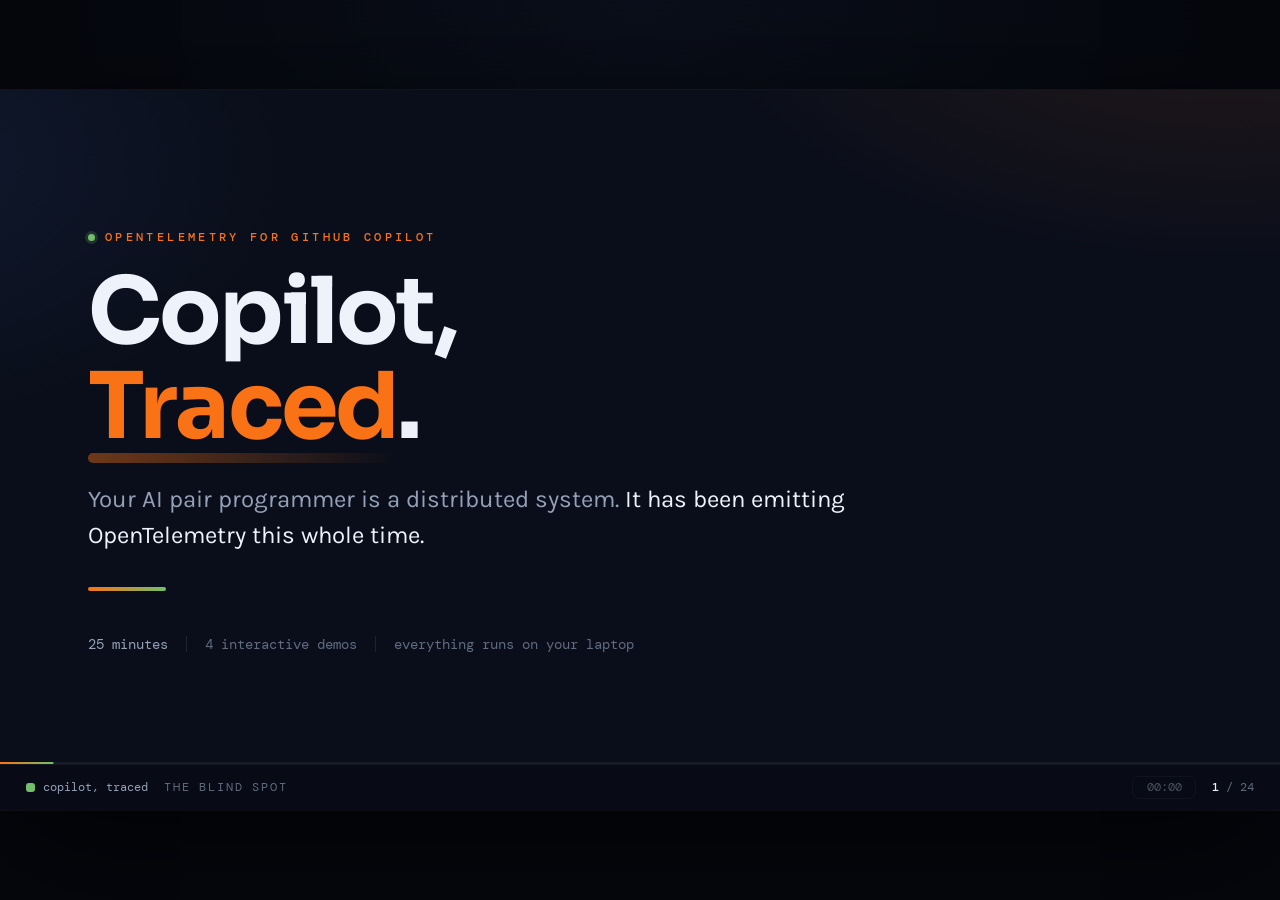
<file: presentation/index.html>
<!doctype html>
<html lang="en">
<head>
<meta charset="utf-8" />
<meta name="viewport" content="width=device-width,initial-scale=1" />
<title>Copilot, Traced — OpenTelemetry for GitHub Copilot</title>
<meta name="description" content="A 25-minute developer talk on wiring OpenTelemetry through GitHub Copilot: span anatomy, prompt-cache hit rate, four backends, and the privacy fine print." />
<link rel="canonical" href="https://copilot-opentelemetry.isainative.dev/presentation/slides.html" />
<link rel="icon" href="assets/img/favicon.svg" type="image/svg+xml" />
<meta http-equiv="refresh" content="0; url=slides.html" />
<style>
  html { color-scheme: dark; }
  body { margin: 0; min-height: 100vh; display: grid; place-items: center;
         background: #090c14; color: #e8edf7;
         font: 15px/1.6 ui-sans-serif, system-ui, "Segoe UI", sans-serif; }
  a { color: #ff7a2f; }
</style>
</head>
<body>
  <p>Opening the deck &mdash; <a href="slides.html">Copilot, Traced</a>.</p>
  <script>location.replace('slides.html');</script>
</body>
</html>
</file>
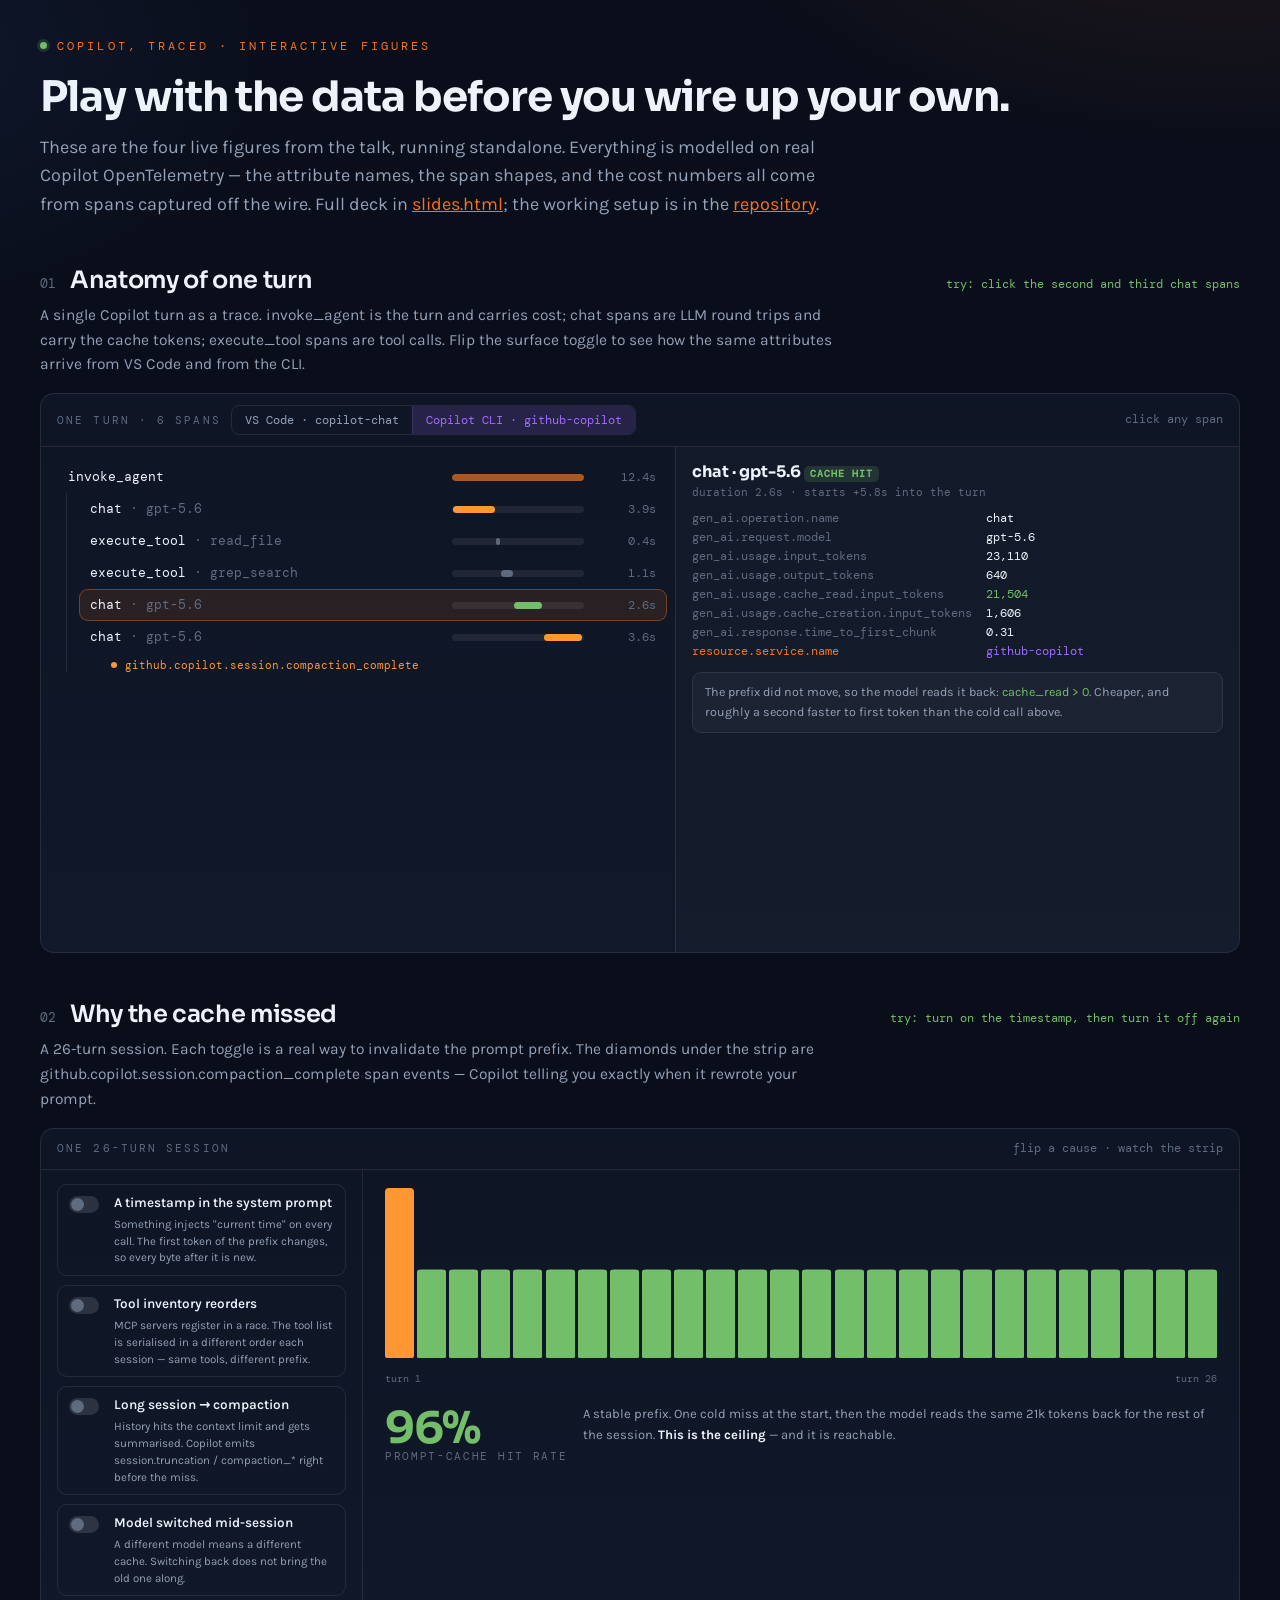
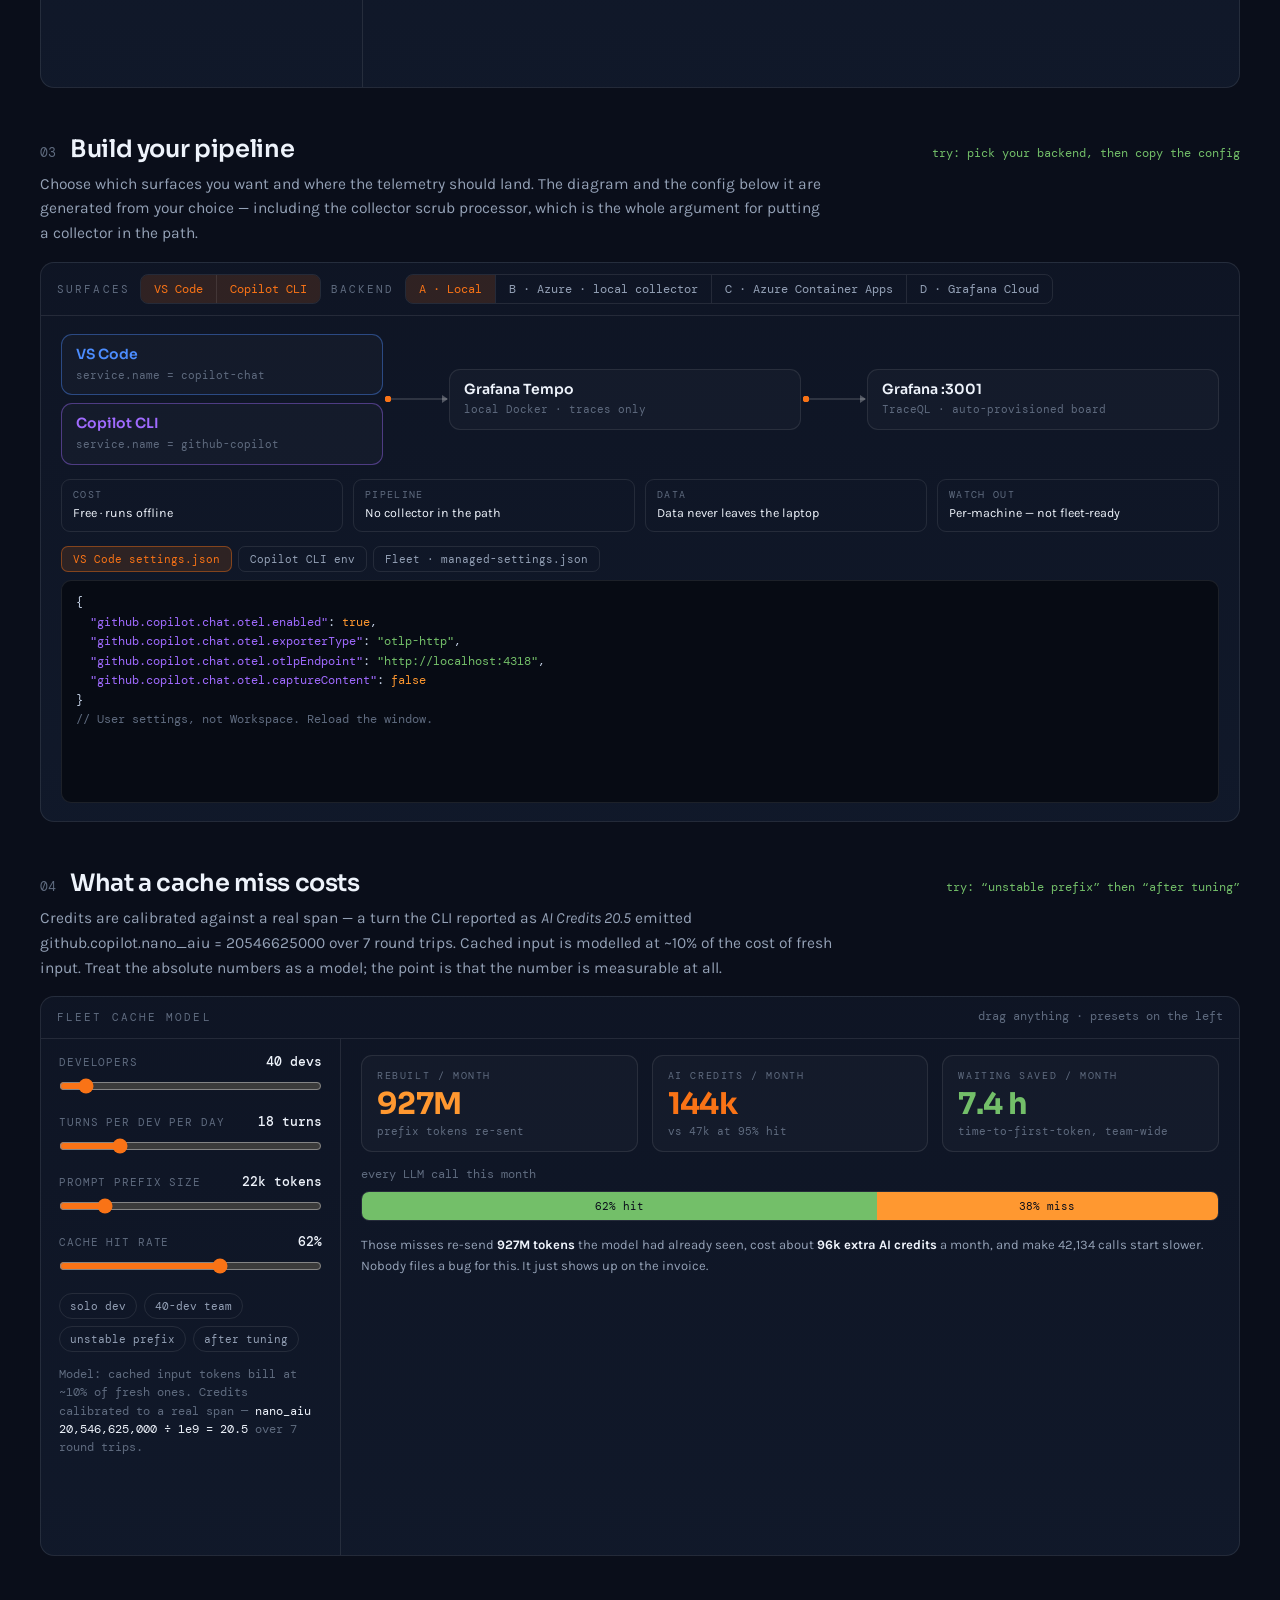
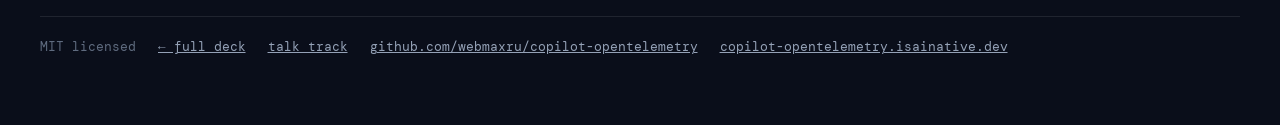
<file: presentation/interactive/index.html>
<!doctype html>
<html lang="en">
<head>
<meta charset="utf-8" />
<meta name="viewport" content="width=device-width, initial-scale=1" />
<title>Interactive figures — Copilot, Traced</title>
<meta name="description" content="Four interactive figures from the talk “Copilot, Traced”: trace explorer, prompt-cache timeline, pipeline builder, and cache economics." />
<meta name="color-scheme" content="dark" />
<link rel="icon" href="../assets/img/favicon.svg" type="image/svg+xml" />
<link rel="preconnect" href="https://fonts.googleapis.com" />
<link rel="preconnect" href="https://fonts.gstatic.com" crossorigin />
<link href="https://fonts.googleapis.com/css2?family=Sora:wght@500;600;700&family=Karla:wght@400;500;600&family=DM+Mono:wght@400;500&display=swap" rel="stylesheet" />
<style>
  :root{
    --bg:#0a0e1a; --panel:#0f1626; --panel2:#111a2c;
    --line:rgba(255,255,255,.09); --ink:#eef3fb; --muted:#94a1b6; --faint:#5f6b7f;
    --hit:#73bf69; --miss:#ff9830; --otel:#f97316; --vscode:#4c8dff; --cli:#a06bff;
    --disp:"Sora",system-ui,sans-serif; --body:"Karla",system-ui,sans-serif;
    --mono:"DM Mono",ui-monospace,Consolas,monospace;
  }
  *{margin:0;padding:0;box-sizing:border-box}
  body{
    background:var(--bg);color:var(--ink);font-family:var(--body);font-size:16px;
    background-image:
      radial-gradient(900px 460px at 96% -14%, rgba(249,115,22,.10), transparent 60%),
      radial-gradient(760px 480px at -10% 6%, rgba(76,141,255,.08), transparent 55%);
    background-attachment:fixed;padding:34px 26px 70px;
  }
  .wrap{max-width:1200px;margin:0 auto}
  .eyebrow{font-family:var(--mono);font-size:12px;letter-spacing:.26em;text-transform:uppercase;
    color:var(--otel);display:inline-flex;align-items:center;gap:10px}
  .eyebrow .dot{width:7px;height:7px;border-radius:50%;background:var(--hit);box-shadow:0 0 0 3px rgba(115,191,105,.18)}
  h1{font-family:var(--disp);font-size:42px;font-weight:700;letter-spacing:-.025em;margin:16px 0 10px}
  .lead{color:var(--muted);font-size:18px;max-width:74ch;line-height:1.6}
  .lead a{color:var(--otel)}
  h2{font-family:var(--disp);font-size:24px;font-weight:600;letter-spacing:-.015em}
  .fig{margin-top:46px}
  .fig-head{display:flex;align-items:baseline;gap:14px;flex-wrap:wrap;margin-bottom:6px}
  .fig-head .n{font-family:var(--mono);font-size:13px;color:var(--faint)}
  .fig-head .try{font-family:var(--mono);font-size:12px;color:var(--hit);margin-left:auto}
  .fig p.d{color:var(--muted);font-size:15.5px;line-height:1.6;max-width:88ch;margin:8px 0 16px}
  .host{height:560px;border:1px solid var(--line);border-radius:14px;overflow:hidden;
    background:linear-gradient(180deg,rgba(15,22,38,.9),rgba(17,26,44,.9))}
  footer{margin-top:60px;padding-top:22px;border-top:1px solid var(--line);
    font-family:var(--mono);font-size:12.5px;color:var(--faint);display:flex;gap:22px;flex-wrap:wrap}
  footer a{color:var(--muted)}
  @media (max-width:820px){ .host{height:720px} h1{font-size:32px} }
</style>
</head>
<body>
<div class="wrap">

  <div class="eyebrow"><i class="dot"></i>copilot, traced · interactive figures</div>
  <h1>Play with the data before you wire up your own.</h1>
  <p class="lead">These are the four live figures from the talk, running standalone. Everything is
    modelled on real Copilot OpenTelemetry — the attribute names, the span shapes, and the cost
    numbers all come from spans captured off the wire. Full deck in
    <a href="../slides.html">slides.html</a>; the working setup is in the
    <a href="https://github.com/webmaxru/copilot-opentelemetry">repository</a>.</p>

  <section class="fig">
    <div class="fig-head">
      <span class="n">01</span><h2>Anatomy of one turn</h2>
      <span class="try">try: click the second and third chat spans</span>
    </div>
    <p class="d">A single Copilot turn as a trace. <span class="mono">invoke_agent</span> is the turn and
      carries cost; <span class="mono">chat</span> spans are LLM round trips and carry the cache tokens;
      <span class="mono">execute_tool</span> spans are tool calls. Flip the surface toggle to see how the
      same attributes arrive from VS Code and from the CLI.</p>
    <div class="host" data-figure="trace"></div>
  </section>

  <section class="fig">
    <div class="fig-head">
      <span class="n">02</span><h2>Why the cache missed</h2>
      <span class="try">try: turn on the timestamp, then turn it off again</span>
    </div>
    <p class="d">A 26-turn session. Each toggle is a real way to invalidate the prompt prefix. The diamonds
      under the strip are <span class="mono">github.copilot.session.compaction_complete</span> span events —
      Copilot telling you exactly when it rewrote your prompt.</p>
    <div class="host" data-figure="timeline"></div>
  </section>

  <section class="fig">
    <div class="fig-head">
      <span class="n">03</span><h2>Build your pipeline</h2>
      <span class="try">try: pick your backend, then copy the config</span>
    </div>
    <p class="d">Choose which surfaces you want and where the telemetry should land. The diagram and the
      config below it are generated from your choice — including the collector scrub processor, which is
      the whole argument for putting a collector in the path.</p>
    <div class="host" data-figure="pipeline"></div>
  </section>

  <section class="fig">
    <div class="fig-head">
      <span class="n">04</span><h2>What a cache miss costs</h2>
      <span class="try">try: “unstable prefix” then “after tuning”</span>
    </div>
    <p class="d">Credits are calibrated against a real span — a turn the CLI reported as
      <em>AI Credits 20.5</em> emitted <span class="mono">github.copilot.nano_aiu = 20546625000</span> over
      7 round trips. Cached input is modelled at ~10% of the cost of fresh input. Treat the absolute
      numbers as a model; the point is that the number is measurable at all.</p>
    <div class="host" data-figure="economics"></div>
  </section>

  <footer>
    <span>MIT licensed</span>
    <a href="../slides.html">← full deck</a>
    <a href="../talk-track.md">talk track</a>
    <a href="https://github.com/webmaxru/copilot-opentelemetry">github.com/webmaxru/copilot-opentelemetry</a>
    <a href="https://copilot-opentelemetry.isainative.dev/">copilot-opentelemetry.isainative.dev</a>
  </footer>
</div>

<script src="../assets/js/figures.js"></script>
<script>
  Array.prototype.forEach.call(document.querySelectorAll('[data-figure]'), function (host) {
    try {
      window.CopilotFigures.mount(host.dataset.figure, host);
    } catch (e) {
      host.innerHTML = '<div style="display:grid;place-items:center;height:100%;font-family:var(--mono);' +
        'font-size:13px;color:var(--miss)">could not mount “' + host.dataset.figure + '”</div>';
      console.error(e);
    }
  });
</script>
</body>
</html>
</file>
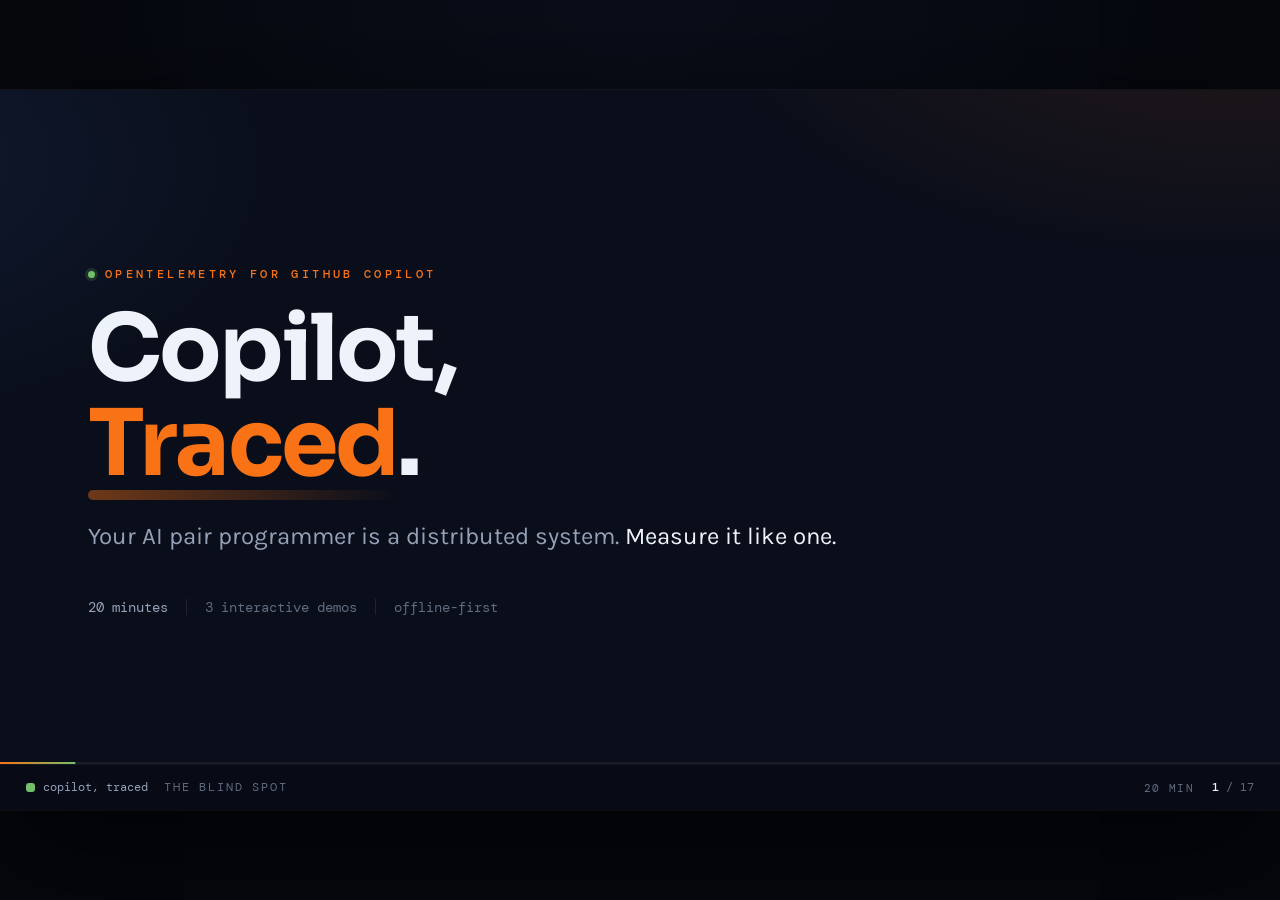
<file: presentation/v2/index.html>
<!doctype html>
<html lang="en">
<head>
<meta charset="utf-8" />
<meta name="viewport" content="width=device-width, initial-scale=1" />
<title>Copilot, Traced - 20-minute edition</title>
<meta name="description" content="A 20-minute developer talk on GitHub Copilot OpenTelemetry, prompt-cache hit rate, backends, and privacy." />
<meta name="author" content="Maxim Salnikov" />
<meta name="color-scheme" content="dark" />
<link rel="canonical" href="https://copilot-opentelemetry.isainative.dev/presentation/v2/" />
<link rel="icon" href="assets/img/favicon.svg" type="image/svg+xml" />
<link rel="preconnect" href="https://fonts.googleapis.com" />
<link rel="preconnect" href="https://fonts.gstatic.com" crossorigin />
<link href="https://fonts.googleapis.com/css2?family=Sora:wght@500;600;700&family=Karla:wght@400;500;600&family=DM+Mono:wght@400;500&display=swap" rel="stylesheet" />
<link rel="stylesheet" href="assets/css/deck.css" />
</head>
<body>

<div class="deck">
<div class="stage">

<!-- 01 -->
<section class="slide slide--title" data-title="Copilot, Traced" data-chapter="the blind spot" data-mark="0">
  <div class="eyebrow"><i class="dot"></i>opentelemetry for github copilot</div>
  <h1>Copilot,<br><span class="underline-see">Traced</span>.</h1>
  <p class="sub">Your AI pair programmer is a distributed system. <em>Measure it like one.</em></p>
  <div class="byline">
    <span class="who">20 minutes</span><i class="sep"></i>
    <span>3 interactive demos</span><i class="sep"></i>
    <span>offline-first</span>
  </div>
</section>

<!-- 02 -->
<section class="slide slide--statement" data-title="Three questions" data-chapter="the blind spot" data-mark="40">
  <div class="eyebrow"><i class="dot"></i>about your last copilot turn</div>
  <h2>Three questions most teams<br>cannot answer yet.</h2>
  <div class="slide-body top compact-top">
    <div class="cols c3">
      <div class="card">
        <div class="lbl">01</div>
        <h3>How many tokens?</h3>
        <p>The actual input, output, cache-read, and cache-creation counts.</p>
      </div>
      <div class="card">
        <div class="lbl">02</div>
        <h3>What did it cost?</h3>
        <p>For that turn, from the span - not from a monthly aggregate.</p>
      </div>
      <div class="card">
        <div class="lbl">03</div>
        <h3>Was the prefix cached?</h3>
        <p>Or did one volatile byte make the model process it again?</p>
      </div>
    </div>
  </div>
</section>

<!-- 03 -->
<section class="slide" data-title="Treat it like a distributed system" data-chapter="the blind spot" data-mark="95">
  <div class="slide-head">
    <div class="eyebrow purple"><i class="dot"></i>the reframe</div>
    <h2>Treat Copilot like the distributed system it is.</h2>
  </div>
  <div class="slide-body">
    <div class="cols c2 top">
      <div class="card accent-hit">
        <div class="lbl">a service you own</div>
        <h3>Measured</h3>
        <p>Requests, dependencies, retries, latency, errors, cache hit rate, and cost per operation.</p>
        <div class="kv">trace &rarr; dashboard &rarr; decision</div>
      </div>
      <div class="card accent-miss">
        <div class="lbl">your coding agent</div>
        <h3>Usually judged by feel</h3>
        <p>A planner calls models and tools, crosses networks, retries, compacts context, uses a cache, and creates a bill.</p>
        <div class="kv">"it felt slower today"</div>
      </div>
    </div>
    <div class="callout info" style="margin-top:26px">
      <span class="t">the useful surprise</span>
      Copilot already emits <strong>OTLP traces and metrics</strong> using OpenTelemetry GenAI conventions.
    </div>
  </div>
</section>

<!-- 04 -->
<section class="slide" data-title="Two switches, one endpoint" data-chapter="switch it on" data-mark="165">
  <div class="slide-head">
    <div class="eyebrow"><i class="dot"></i>the whole integration</div>
    <h2>Two switches. One OTLP endpoint.</h2>
  </div>
  <div class="slide-body">
    <div class="cols c2 top">
      <div>
        <div class="code-cap">VS Code - user settings.json</div>
        <pre class="code sm">{
  <span class="k">"github.copilot.chat.otel.enabled"</span>: <span class="n">true</span>,
  <span class="k">"github.copilot.chat.otel.exporterType"</span>: <span class="s">"otlp-http"</span>,
  <span class="k">"github.copilot.chat.otel.otlpEndpoint"</span>: <span class="s">"http://localhost:4318"</span>,
  <span class="k">"github.copilot.chat.otel.captureContent"</span>: <span class="n">false</span>
}</pre>
      </div>
      <div>
        <div class="code-cap">Copilot CLI - environment</div>
        <pre class="code sm"><span class="f">setx</span> <span class="k">COPILOT_OTEL_ENABLED</span> <span class="s">"true"</span>
<span class="f">setx</span> <span class="k">OTEL_EXPORTER_OTLP_ENDPOINT</span> <span class="s">"http://localhost:4318"</span>
<span class="f">setx</span> <span class="k">OTEL_EXPORTER_OTLP_PROTOCOL</span> <span class="s">"http/protobuf"</span>

<span class="c"># Leave OTEL_SERVICE_NAME unset.</span></pre>
      </div>
    </div>
    <div class="callout good" style="margin-top:22px">
      <span class="t">keep the defaults</span>
      VS Code reports as <strong class="hl-vscode">copilot-chat</strong>; the CLI reports as
      <strong class="hl-cli">github-copilot</strong>. Those names power the surface selector.
    </div>
  </div>
</section>

<!-- 05 -->
<section class="slide" data-title="The honest coverage map" data-chapter="switch it on" data-mark="245">
  <div class="slide-head">
    <div class="eyebrow amber"><i class="dot"></i>coverage as of 17 august 2026</div>
    <h2>Coverage is wider - but it is not universal.</h2>
  </div>
  <div class="slide-body">
    <div class="coverage-grid">
      <div class="card coverage-card accent-hit">
        <div class="coverage-status yes">documented</div>
        <h3>Strong paths</h3>
        <p><strong>VS Code</strong> <code>copilot-chat</code></p>
        <p><strong>Copilot CLI</strong> <code>github-copilot</code></p>
        <p><strong>Copilot SDK</strong> configurable via <code>TelemetryConfig</code></p>
      </div>
      <div class="card coverage-card accent-otel">
        <div class="coverage-status maybe">new or indirect</div>
        <h3>Verify the name</h3>
        <p><strong>JetBrains</strong> now has an OTel export panel; its service name is not documented.</p>
        <p><strong>Copilot app</strong> uses the CLI runtime and has been observed as <code>github-copilot</code>.</p>
      </div>
      <div class="card coverage-card accent-miss">
        <div class="coverage-status no">not a direct trace path</div>
        <h3>Keep the claim narrow</h3>
        <p><strong>Visual Studio</strong> has no documented customer export path.</p>
        <p><strong>Cloud coding agent</strong> exposes client-side session/outcome metrics, not its server-side execution trace.</p>
      </div>
    </div>
  </div>
</section>

<!-- 06 -->
<section class="slide" data-title="Anatomy of one turn" data-chapter="read the signal" data-mark="300">
  <div class="slide-head">
    <div class="eyebrow"><i class="dot"></i>what comes off the wire</div>
    <h2>One turn is a trace you already know how to read.</h2>
  </div>
  <div class="slide-body">
    <div class="trace-map">
      <div class="trace-node trace-root">
        <div class="trace-op">invoke_agent</div>
        <h3>One user turn</h3>
        <p>Agent identity, aggregate tokens, cost, AI units, and turn count.</p>
      </div>
      <div class="trace-rail" aria-hidden="true"></div>
      <div class="trace-children">
        <div class="trace-node trace-chat miss">
          <div class="trace-op">chat</div>
          <h3>Model call</h3>
          <p>Model, input/output tokens, cache creation, time to first chunk.</p>
        </div>
        <div class="trace-node trace-tool">
          <div class="trace-op">execute_tool</div>
          <h3>Dependency call</h3>
          <p>Tool name, duration, error, and optional content.</p>
        </div>
        <div class="trace-node trace-chat hit">
          <div class="trace-op">chat</div>
          <h3>Next model call</h3>
          <p>Same prefix, cache read, lower latency.</p>
        </div>
      </div>
    </div>
  </div>
</section>

<!-- 07 -->
<section class="slide slide--interactive" data-title="Trace explorer" data-chapter="read the signal" data-mark="360">
  <div class="slide-head">
    <div class="eyebrow green"><i class="dot"></i>demo 1</div>
    <h2>Click a span. <span class="live-badge">live</span></h2>
  </div>
  <div class="slide-body">
    <div class="fig-host" data-figure="trace"></div>
  </div>
</section>

<!-- 08 -->
<section class="slide slide--figure" data-title="How the prompt cache works" data-chapter="the headline metric" data-mark="475">
  <div class="slide-head">
    <div class="eyebrow"><i class="dot"></i>the mental model</div>
    <h2>A cache hit requires a stable prefix.</h2>
  </div>
  <div class="slide-body">
    <div class="figure"><img src="figures/cache-anatomy.svg" alt="A stable prompt prefix is read from cache; changing a token near the front forces the remaining prefix to be created again." /></div>
  </div>
</section>

<!-- 09 -->
<section class="slide" data-title="Why hit rate matters" data-chapter="the headline metric" data-mark="545">
  <div class="slide-head">
    <div class="eyebrow green"><i class="dot"></i>pick one number to watch first</div>
    <h2>Cache hit rate is a leading indicator.</h2>
  </div>
  <div class="slide-body">
    <div class="cols c3">
      <div class="card accent-hit">
        <div class="lbl">it reveals</div>
        <h3>Prompt stability</h3>
        <p>System instructions, tool order, and conversation history are staying stable between calls.</p>
      </div>
      <div class="card accent-otel">
        <div class="lbl">it predicts</div>
        <h3>Cost pressure</h3>
        <p>More cache creation means more input is processed as fresh instead of reused.</p>
      </div>
      <div class="card accent-vscode">
        <div class="lbl">it predicts</div>
        <h3>Latency pressure</h3>
        <p>Cache reads often reach the first streamed chunk faster than equivalent cold calls.</p>
      </div>
    </div>
    <div class="callout" style="margin-top:26px">
      <span class="t">the definitions</span>
      <span class="mono">cache_read.input_tokens &gt; 0</span> = <strong class="hl-hit">hit</strong> &nbsp;&middot;&nbsp;
      <span class="mono">cache_creation.input_tokens &gt; 0</span> = <strong class="hl-miss">miss</strong>.
    </div>
  </div>
</section>

<!-- 10 -->
<section class="slide slide--figure" data-title="Four backend choices" data-chapter="send it somewhere" data-mark="620">
  <div class="slide-head">
    <div class="eyebrow"><i class="dot"></i>same wire, different destination</div>
    <h2>Pick the operating model you already trust.</h2>
  </div>
  <div class="slide-body">
    <div class="figure"><img src="figures/architecture.svg" alt="GitHub Copilot OpenTelemetry can go to local Tempo, Azure through a local collector, an Azure Container Apps collector, or Grafana Cloud." /></div>
  </div>
</section>

<!-- 11 -->
<section class="slide slide--interactive" data-title="Pipeline builder" data-chapter="send it somewhere" data-mark="690">
  <div class="slide-head">
    <div class="eyebrow green"><i class="dot"></i>demo 2</div>
    <h2>Change the destination, not the signal. <span class="live-badge">live</span></h2>
  </div>
  <div class="slide-body">
    <div class="fig-host" data-figure="pipeline"></div>
  </div>
</section>

<!-- 12 -->
<section class="slide" data-title="The dashboard" data-chapter="make it useful" data-mark="795">
  <div class="slide-head">
    <div class="eyebrow"><i class="dot"></i>the result</div>
    <h2>One dashboard, split by runtime.</h2>
  </div>
  <div class="slide-body">
    <div class="dashboard-focus">
      <div class="dashboard-kpis">
        <img src="assets/img/dashboard-kpis.png" alt="Grafana dashboard summary with the Copilot surface selector and large totals for model calls, cache reads, cache creation, and tool calls." />
      </div>
      <div class="dashboard-questions">
        <div class="dashboard-question is-otel">
          <span>01</span><b>Pick a runtime</b>
          <p>All, VS Code, or Copilot CLI.</p>
        </div>
        <div class="dashboard-question is-hit">
          <span>02</span><b>Check cache health</b>
          <p>Read versus creation tokens over time.</p>
        </div>
        <div class="dashboard-question is-vscode">
          <span>03</span><b>Find the slow model</b>
          <p>Calls, p50, and time to first chunk.</p>
        </div>
        <div class="dashboard-question is-cli">
          <span>04</span><b>Open the trace</b>
          <p>Drill from a recent operation to raw spans.</p>
        </div>
      </div>
    </div>
  </div>
</section>

<!-- 13 -->
<section class="slide slide--interactive" data-title="Why the cache missed" data-chapter="make it useful" data-mark="875">
  <div class="slide-head">
    <div class="eyebrow green"><i class="dot"></i>demo 3</div>
    <h2>Make an invisible regression visible. <span class="live-badge">live</span></h2>
  </div>
  <div class="slide-body">
    <div class="fig-host" data-figure="timeline"></div>
  </div>
</section>

<!-- 14 -->
<section class="slide" data-title="Privacy and cost truth" data-chapter="the guardrails" data-mark="990">
  <div class="slide-head">
    <div class="eyebrow amber"><i class="dot"></i>current documentation, not folklore</div>
    <h2>Measure the system without collecting the conversation.</h2>
  </div>
  <div class="slide-body">
    <div class="cols c3 top">
      <div class="card accent-hit">
        <div class="lbl">content capture off</div>
        <h3>Conversation stays out</h3>
        <p>Prompts, responses, system instructions, tool schemas, arguments, and results require explicit opt-in.</p>
      </div>
      <div class="card accent-vscode">
        <div class="lbl">metadata still flows</div>
        <h3>Enough to operate</h3>
        <p>Model, token counts, cache counts, duration, cost/AI units, service, agent, and tool names.</p>
      </div>
      <div class="card accent-miss">
        <div class="lbl">govern this too</div>
        <h3>Identifiers remain</h3>
        <p>The CLI can emit a pseudonymous user ID; repo, branch, commit, organization, agent, and skill metadata can identify work.</p>
      </div>
    </div>
    <div class="callout good" style="margin-top:24px">
      <span class="t">collector rule</span>
      Keep content capture off, then remove identifiers and work metadata you do not need <strong>before</strong> a shared backend.
    </div>
  </div>
</section>

<!-- 15 -->
<section class="slide" data-title="Monday morning" data-chapter="put it to work" data-mark="1080">
  <div class="slide-head">
    <div class="eyebrow green"><i class="dot"></i>the smallest useful path</div>
    <h2>Monday morning, in order.</h2>
  </div>
  <div class="slide-body">
    <div class="steps">
      <div class="step">
        <div class="n">1</div>
        <div>
          <h3>See one machine</h3>
          <p>Start option A, enable VS Code and the CLI, use Copilot normally, and open the local dashboard.</p>
        </div>
      </div>
      <div class="step">
        <div class="n">2</div>
        <div>
          <h3>Find the expensive misses</h3>
          <p>Sort by cache-creation tokens. Correlate spikes with truncation and compaction events.</p>
        </div>
      </div>
      <div class="step">
        <div class="n">3</div>
        <div>
          <h3>Choose where the data should live</h3>
          <p>Keep it local, keep it in your Azure tenant, or use Grafana Cloud - with a collector when you need minimization and fan-out.</p>
        </div>
      </div>
    </div>
    <div class="callout info" style="margin-top:24px">
      <span class="t">the goal</span>
      Replace "Copilot feels slow" with a trace, a cache hit rate, and a next action.
    </div>
  </div>
</section>

<!-- 16 -->
<section class="slide slide--statement" data-title="Stop guessing" data-chapter="put it to work" data-mark="1145">
  <div class="eyebrow"><i class="dot"></i>one thing to take home</div>
  <h2>The tool writing your code<br>should not be the one system<br>you <span class="underline-see">never measure</span>.</h2>
  <p class="kicker">Tokens, latency, tools, cost, and every cache miss are already on the wire.
    <strong>Point them somewhere useful.</strong></p>
</section>

<!-- 17 -->
<section class="slide" data-title="Take it with you" data-chapter="put it to work" data-mark="1190">
  <div class="slide-head">
    <div class="eyebrow green"><i class="dot"></i>resources and q&amp;a</div>
    <h2>Take it with you.</h2>
  </div>
  <div class="slide-body">
    <div class="cols c2 top">
      <div class="card accent-otel resource-card">
        <div class="lbl">the working repository</div>
        <h3 class="mono">github.com/webmaxru/<br>copilot-opentelemetry</h3>
        <p>Four backend options, collector configs, dashboards, Azure scripts, and the source for this deck.</p>
        <div class="kv">copilot-opentelemetry.isainative.dev</div>
      </div>
      <div class="card resource-card">
        <div class="lbl">official references checked 17 aug 2026</div>
        <table class="data tight source-table">
          <tr><td><a href="https://docs.github.com/en/copilot/reference/copilot-cli-reference/cli-command-reference#opentelemetry-monitoring">Copilot CLI OTel monitoring</a></td><td>GitHub Docs</td></tr>
          <tr><td><a href="https://code.visualstudio.com/docs/agents/guides/monitoring-agents">Monitor agent usage</a></td><td>VS Code Docs</td></tr>
          <tr><td><a href="https://docs.github.com/en/copilot/how-tos/copilot-sdk/observability/opentelemetry">Copilot SDK instrumentation</a></td><td>GitHub Docs</td></tr>
          <tr><td><a href="https://github.blog/changelog/2026-07-27-github-copilot-for-jetbrains-adds-improvved-opentelemetry-configuration-and-model-management/">JetBrains OTel export</a></td><td>GitHub Changelog</td></tr>
        </table>
      </div>
    </div>
    <div class="presenter-links">
      <span>Slides: <strong>.../presentation/v2/</strong></span>
      <span>Notes: <strong>.../presentation/v2/presenter.html</strong></span>
    </div>
  </div>
</section>

</div>
</div>

<script src="assets/js/figures.js"></script>
<script src="assets/js/deck.js"></script>
</body>
</html>
</file>
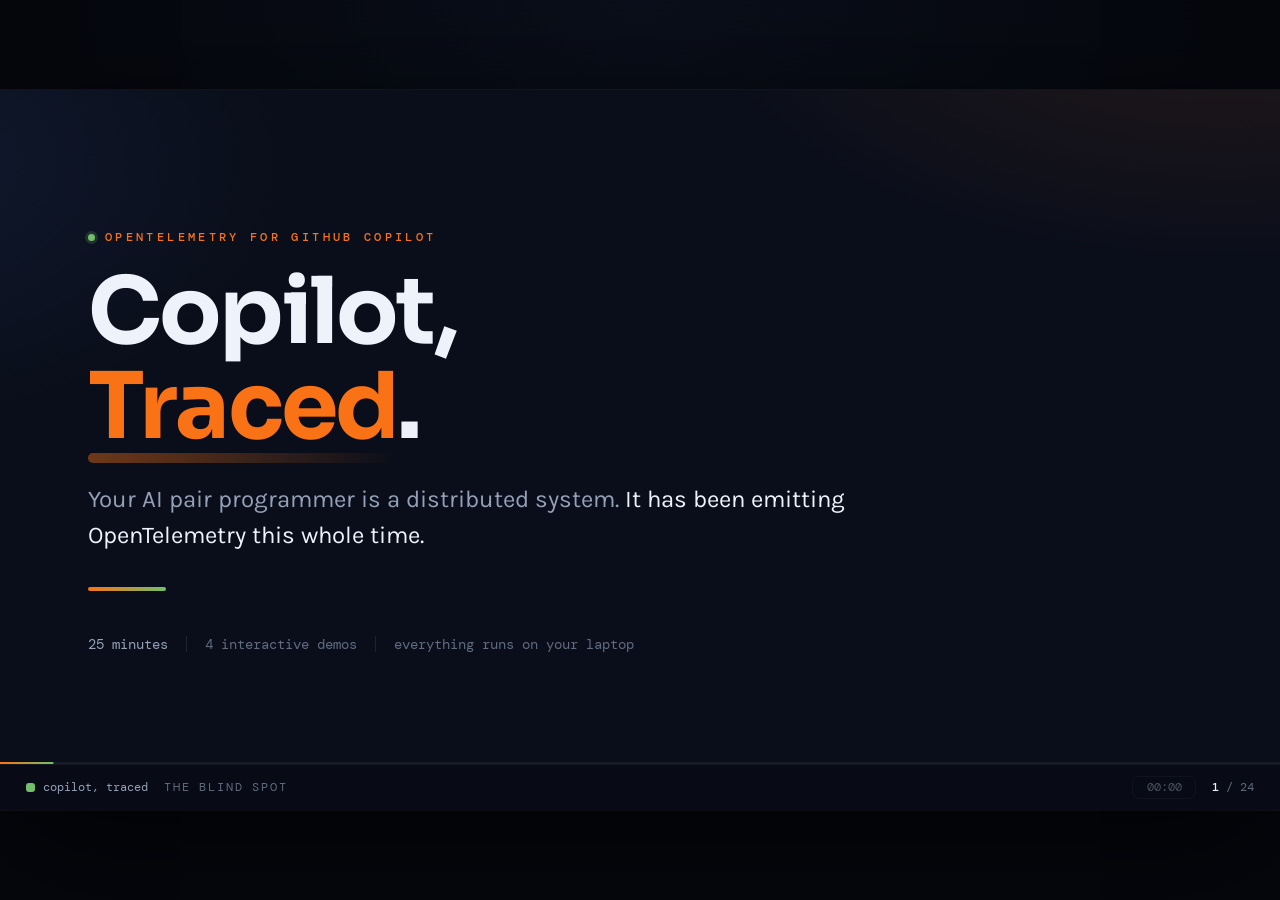
<file: presentation/slides.html>
<!doctype html>
<html lang="en">
<head>
<meta charset="utf-8" />
<meta name="viewport" content="width=device-width, initial-scale=1" />
<title>Copilot, Traced — OpenTelemetry for GitHub Copilot</title>
<meta name="description" content="A 25-minute developer talk: GitHub Copilot already emits OpenTelemetry. Wire it up, watch your prompt-cache hit rate, and find out what your agent actually costs." />
<meta name="author" content="Maxim Salnikov" />
<meta name="color-scheme" content="dark" />
<link rel="icon" href="assets/img/favicon.svg" type="image/svg+xml" />
<link rel="preconnect" href="https://fonts.googleapis.com" />
<link rel="preconnect" href="https://fonts.gstatic.com" crossorigin />
<link href="https://fonts.googleapis.com/css2?family=Sora:wght@500;600;700&family=Karla:wght@400;500;600&family=DM+Mono:wght@400;500&display=swap" rel="stylesheet" />
<link rel="stylesheet" href="assets/css/deck.css" />
</head>
<body>

<div class="deck">
<div class="stage">

<!-- ══════════════════════════════════════════════════ 1 · TITLE ══════ -->
<section class="slide slide--title" data-title="Copilot, Traced" data-chapter="the blind spot" data-mark="0">
  <div class="eyebrow"><i class="dot"></i>opentelemetry for github copilot</div>
  <h1>Copilot,<br><span class="underline-see">Traced</span>.</h1>
  <p class="sub">Your AI pair programmer is a distributed system. <em>It has been emitting
    OpenTelemetry this whole time.</em></p>
  <div class="title-rule"></div>
  <div class="byline">
    <span class="who">25 minutes</span><i class="sep"></i>
    <span>4 interactive demos</span><i class="sep"></i>
    <span>everything runs on your laptop</span>
  </div>
  <script type="text/notes">
    <p><strong>Land the room before the first slide changes.</strong> Do not read the title.</p>
    <p>"Quick show of hands — who used Copilot today? Keep it up if you know how many tokens it burned.
    Keep it up if you know what it <em>cost</em>." Hands drop. That silence is the talk.</p>
    <p>Set expectations: no vendor pitch, no cloud account needed, four things you can run tonight.
    <em>Press N any time to see these notes; press T to start the pace timer.</em></p>
  </script>
</section>

<!-- ══════════════════════════════════════════════════ 2 · HOOK ═══════ -->
<section class="slide slide--statement" data-title="Three questions" data-chapter="the blind spot" data-mark="45">
  <div class="eyebrow"><i class="dot"></i>about the last thing copilot did for you</div>
  <h2>Three questions, and I don’t<br>think anyone here can<br>answer them.</h2>
  <div class="slide-body top" style="flex:0 0 auto;margin-top:34px">
    <div class="cols c3">
      <div class="card">
        <div class="lbl">01</div>
        <h3>How many tokens?</h3>
        <p>Not roughly. The actual number your last turn sent to the model.</p>
      </div>
      <div class="card">
        <div class="lbl">02</div>
        <h3>What did it cost?</h3>
        <p>In credits. For that one turn. On that one repo.</p>
      </div>
      <div class="card">
        <div class="lbl">03</div>
        <h3>Was any of it cached?</h3>
        <p>Or did you pay full price to re-send a prompt the model had already seen?</p>
      </div>
    </div>
  </div>
  <script type="text/notes">
    <p>Deliver these <strong>slowly</strong>. One beat between each.</p>
    <p>"We instrument everything. p99 on a health check nobody calls. And the tool writing a third of our
    code is a black box we judge by <em>vibes</em>."</p>
    <p>Do not answer yet. The answer is the whole rest of the talk.</p>
  </script>
</section>

<!-- ══════════════════════════════════════════════════ 3 · CONTRAST ═══ -->
<section class="slide" data-title="We already know how to do this" data-chapter="the blind spot" data-mark="105">
  <div class="slide-head">
    <div class="eyebrow"><i class="dot"></i>the double standard</div>
    <h2>Your checkout service is better<br>instrumented than the thing<br>writing your code.</h2>
  </div>
  <div class="slide-body">
    <div class="cols c2">
      <div>
        <div class="card accent-hit">
          <div class="lbl">your checkout service</div>
          <h3>Fully observable</h3>
          <p style="margin-top:10px">Traces. RED metrics. Structured logs. An on-call rotation.
            A dashboard someone actually looks at. Alerts that page a human at 3 a.m.</p>
          <div class="kv">latency · error rate · saturation · cost per request</div>
        </div>
      </div>
      <div>
        <div class="card accent-miss">
          <div class="lbl">your ai coding agent</div>
          <h3>“Feels a bit slow today”</h3>
          <p style="margin-top:10px">No traces, no baseline, no record of which model ran or what it spent.
            When it degrades you find out on Slack, from a colleague, in a shrug.</p>
          <div class="kv">vibes · anecdotes · that one loud teammate</div>
        </div>
      </div>
    </div>
    <div class="callout info" style="margin-top:26px">
      <span class="t">the twist</span>
      This is not a missing-feature problem. The telemetry <strong>already exists</strong> — it ships in the
      product, it follows an open standard, and almost nobody has switched it on.
    </div>
  </div>
  <script type="text/notes">
    <p>Name the double standard, then immediately relieve it — do not let the room sit in guilt.</p>
    <p>"The reason isn't laziness. It's that nobody told you the data was there. It is. It's been there
    for months, behind four settings."</p>
    <p><em>Transition:</em> "So let's fix the mental model first."</p>
  </script>
</section>

<!-- ══════════════════════════════════════════════════ 4 · REFRAME ════ -->
<section class="slide slide--statement" data-title="Reframe: it's a distributed system" data-chapter="it's already talking" data-mark="175">
  <div class="eyebrow purple"><i class="dot"></i>the reframe</div>
  <h2>There’s a <span class="hl-otel">distributed system</span><br>running on your laptop, and<br>you’ve been calling it autocomplete.</h2>
  <p class="kicker">A planner that calls a model. A model that calls tools. Tools that call your file system,
    your shell, an MCP server two networks away. Retries, timeouts, a cache, and a bill.
    <strong>You have instrumented this exact shape a hundred times.</strong></p>
  <script type="text/notes">
    <p>This is the pivot of the whole talk. Say it with conviction.</p>
    <p>"Every instinct you have about microservices transfers. A turn is a request. A tool call is a
    downstream dependency. The prompt cache is a cache — with a hit rate you can actually chart."</p>
    <p><em>Transition:</em> "And because it's that shape, it emits exactly what that shape emits."</p>
  </script>
</section>

<!-- ══════════════════════════════════════════════════ 5 · THE REVEAL ═ -->
<section class="slide" data-title="Four settings" data-chapter="it's already talking" data-mark="230">
  <div class="slide-head">
    <div class="eyebrow"><i class="dot"></i>the entire integration</div>
    <h2>This is the whole thing.</h2>
    <p class="sub">No SDK to install. No agent to inject. No proxy. Copilot speaks OTLP natively —
      you just tell it where to send it.</p>
  </div>
  <div class="slide-body">
    <div class="cols c2">
      <div>
        <div class="code-cap">VS Code · user settings.json</div>
        <pre class="code sm">{
  <span class="k">"github.copilot.chat.otel.enabled"</span>: <span class="n">true</span>,
  <span class="k">"github.copilot.chat.otel.exporterType"</span>: <span class="s">"otlp-http"</span>,
  <span class="k">"github.copilot.chat.otel.otlpEndpoint"</span>: <span class="s">"http://localhost:4318"</span>,
  <span class="k">"github.copilot.chat.otel.captureContent"</span>: <span class="n">false</span>
}</pre>
      </div>
      <div>
        <div class="code-cap">Copilot CLI · same OTEL_* variables</div>
        <pre class="code sm"><span class="f">setx</span> <span class="k">COPILOT_OTEL_ENABLED</span>        <span class="s">"true"</span>
<span class="f">setx</span> <span class="k">OTEL_EXPORTER_OTLP_ENDPOINT</span> <span class="s">"http://localhost:4318"</span>

<span class="c"># Leave OTEL_SERVICE_NAME unset. That single omission
# is what keeps VS Code and the CLI apart on the board.</span></pre>
      </div>
    </div>
    <div class="callout good" style="margin-top:24px">
      <span class="t">why this is a big deal</span>
      It is <strong>OTLP</strong>, and the attributes follow the <strong>OpenTelemetry GenAI semantic
      conventions</strong>. So it lands in Tempo, Jaeger, Application Insights, Grafana Cloud, Honeycomb,
      Datadog — whatever you already run. No new vendor.
    </div>
  </div>
  <script type="text/notes">
    <p>Let the room read it. Four lines, then four lines. Count them out loud: "one, two, three, four."</p>
    <p>"That's the integration. If you take one thing home, take the endpoint."</p>
    <p>Flag the last comment: <em>do not set OTEL_SERVICE_NAME.</em> It comes back in eight minutes and
    bites people who skipped it.</p>
  </script>
</section>

<!-- ══════════════════════════════════════════════════ 6 · COVERAGE ═══ -->
<section class="slide slide--figure" data-title="The honest coverage map" data-chapter="it's already talking" data-mark="290">
  <div class="slide-head">
    <div class="eyebrow amber"><i class="dot"></i>before you promise anyone a dashboard</div>
    <h2>Which surfaces actually emit? Fewer than you’d hope.</h2>
  </div>
  <div class="slide-body">
    <div class="figure"><img src="figures/surface-coverage.svg" alt="Coverage map of Copilot surfaces that export OpenTelemetry as of July 2026." /></div>
  </div>
  <script type="text/notes">
    <p>Credibility slide. Twenty seconds, no more — but do not skip it.</p>
    <p>"VS Code and the CLI are solid, and I've verified them on the wire. JetBrains got a panel this
    month but GitHub hasn't documented the service name, so I'm not going to invent one for you.
    Visual Studio: nothing. The cloud agent that opens PRs: server-side, you don't get it."</p>
    <p>"Two surfaces is enough. That's most of your day."</p>
  </script>
</section>

<!-- ══════════════════════════════════════════════════ 7 · SPAN TREE ══ -->
<section class="slide slide--figure" data-title="Anatomy of one turn" data-chapter="the vocabulary" data-mark="345">
  <div class="slide-head">
    <div class="eyebrow"><i class="dot"></i>what comes out of the wire</div>
    <h2>One turn is a trace you already know how to read.</h2>
  </div>
  <div class="slide-body">
    <div class="figure"><img src="figures/span-tree-anatomy.svg" alt="A Copilot turn as a span tree: invoke_agent root with chat and execute_tool children, annotated with GenAI attributes." /></div>
  </div>
  <script type="text/notes">
    <p>Walk the tree top-down, once.</p>
    <p>"<strong>invoke_agent</strong> is the turn. It's the only span carrying cost and the agent name —
    which is why you sum credits here and nowhere else, or you'll double-count."</p>
    <p>"<strong>chat</strong> is an LLM round trip. Tokens live here. So does the cache."</p>
    <p>"<strong>execute_tool</strong> is a tool call. Same as a downstream dependency span."</p>
    <p>"Two chat spans in one turn: the first is orange, the second is green. Hold that thought."</p>
  </script>
</section>

<!-- ══════════════════════════════════════════════════ 8 · INTERACTIVE 1 -->
<section class="slide slide--interactive" data-title="▶ Trace explorer (live)" data-chapter="the vocabulary" data-mark="405">
  <div class="slide-head">
    <div class="eyebrow green"><i class="dot"></i>demo 1</div>
    <h2>Click a span. <span class="live-badge">live</span></h2>
  </div>
  <div class="slide-body">
    <div class="fig-host" data-figure="trace"></div>
  </div>
  <script type="text/notes">
    <p><strong>Live figure — click things.</strong> Suggested path:</p>
    <p>1 · Click the <em>first chat span</em>. "Cold start. cache_creation is 21,504 — the entire prompt
    got written into the cache. Time to first token: 0.94 seconds."</p>
    <p>2 · Click the <em>second chat span</em>. "Same session, seconds later. cache_read 21,504.
    We didn't pay for those tokens again — and first token came back in 0.31. Three times faster."</p>
    <p>3 · Click the <em>third chat span</em> and point at the orange event underneath. "Miss again.
    And Copilot <em>told us why</em>: compaction_complete. It summarised the history, rewrote the prefix,
    and the cache was gone. Cause and effect on one screen."</p>
    <p>4 · Flip the surface toggle. "Same attributes, different service.name. That's why one dashboard
    covers both."</p>
    <p><em>If short on time:</em> steps 2 and 3 only.</p>
  </script>
</section>

<!-- ══════════════════════════════════════════════════ 9 · CACHE ══════ -->
<section class="slide slide--figure" data-title="How the prompt cache works" data-chapter="the vocabulary" data-mark="510">
  <div class="slide-head">
    <div class="eyebrow"><i class="dot"></i>the headline metric</div>
    <h2>Why one moved byte costs you 21,000 tokens.</h2>
  </div>
  <div class="slide-body">
    <div class="figure"><img src="figures/cache-anatomy.svg" alt="Prompt cache anatomy: a stable prefix is read back; a single changed token near the front invalidates everything after it." /></div>
  </div>
  <script type="text/notes">
    <p>The single most useful mental model in the talk. Do not rush it.</p>
    <p>"The cache keys on the <strong>prefix</strong>. Not the prompt — the prefix. Byte-identical from
    the start, and the model reads it back cheap. Change one token near the front and <em>everything
    after it</em> is new again."</p>
    <p>"So a timestamp in your system prompt doesn't cost you a timestamp. It costs you the whole prompt,
    every single call, forever."</p>
    <p>Two attribute names to remember: <em>cache_read</em> = hit. <em>cache_creation</em> = miss.</p>
  </script>
</section>

<!-- ══════════════════════════════════════════════════ 10 · WHY CACHE ═ -->
<section class="slide" data-title="Why hit rate is the metric" data-chapter="the vocabulary" data-mark="570">
  <div class="slide-head">
    <div class="eyebrow green"><i class="dot"></i>pick one number to care about</div>
    <h2>Cache hit rate is a leading indicator.</h2>
    <p class="sub">It is the closest thing Copilot has to a health metric — and it moves <em>before</em>
      anyone complains.</p>
  </div>
  <div class="slide-body">
    <div class="cols c3">
      <div class="card accent-hit">
        <div class="lbl">it means</div>
        <h3>Your prompt is stable</h3>
        <p>A high hit rate is a proxy for a well-behaved system prompt, a stable tool inventory,
          and sessions that aren’t thrashing their context window.</p>
      </div>
      <div class="card accent-otel">
        <div class="lbl">it predicts</div>
        <h3>Cost, before the invoice</h3>
        <p>Cached input bills at a fraction of fresh input. Hit rate falls today; the finance
          conversation happens next month.</p>
      </div>
      <div class="card accent-vscode">
        <div class="lbl">it predicts</div>
        <h3>Latency, before the complaints</h3>
        <p>A hit shaves most of the time-to-first-token. "Copilot feels sluggish" is usually
          a hit-rate chart nobody was looking at.</p>
      </div>
    </div>
    <div class="callout" style="margin-top:26px">
      <span class="t">the definitions, once</span>
      <span class="mono">cache_read.input_tokens &gt; 0</span> → <strong class="hl-hit">HIT</strong> ·
      <span class="mono">cache_creation.input_tokens &gt; 0</span> → <strong class="hl-miss">MISS</strong> ·
      both zero → no cache in play.
    </div>
  </div>
  <script type="text/notes">
    <p>"Every observability practice has one number you check first. For a web service it's error rate.
    For your agent, I'd argue it's this one."</p>
    <p>"It's not perfect. But it's cheap to collect, it correlates with both money and speed, and it
    moves early."</p>
    <p><em>Transition:</em> "So where does the data actually go?"</p>
  </script>
</section>

<!-- ══════════════════════════════════════════════════ 11 · BACKENDS ══ -->
<section class="slide slide--figure" data-title="Two surfaces, four backends" data-chapter="wire it up" data-mark="640">
  <div class="slide-head">
    <div class="eyebrow"><i class="dot"></i>where the telemetry goes</div>
    <h2>One wire, and four reasonable places to point it.</h2>
  </div>
  <div class="slide-body">
    <div class="figure"><img src="figures/architecture.svg" alt="Architecture: VS Code and the Copilot CLI export OTLP to one of four backends — local Tempo, Azure with a local collector, an Azure Container Apps collector, or Grafana Cloud." /></div>
  </div>
  <script type="text/notes">
    <p>Fast. This slide exists so the next one makes sense.</p>
    <p>"A: docker compose up. Free, offline, done in two minutes — that's where you start tonight."</p>
    <p>"B and C put a collector in the path. That buys redaction, fan-out and buffering. Remember
    <em>redaction</em> — it's the punchline of a slide near the end."</p>
    <p>"D is Grafana Cloud direct: nothing to run, free tier, but no collector means no scrubbing."</p>
  </script>
</section>

<!-- ══════════════════════════════════════════════════ 12 · INTERACTIVE 2 -->
<section class="slide slide--interactive" data-title="▶ Pipeline builder (live)" data-chapter="wire it up" data-mark="700">
  <div class="slide-head">
    <div class="eyebrow green"><i class="dot"></i>demo 2</div>
    <h2>Build your pipeline. Take the config. <span class="live-badge">live</span></h2>
  </div>
  <div class="slide-body">
    <div class="fig-host" data-figure="pipeline"></div>
  </div>
  <script type="text/notes">
    <p><strong>Live figure.</strong> Ask the room: "who's an Azure shop? who's Grafana Cloud? who just
    wants it on their laptop?" — then click <em>their</em> answer.</p>
    <p>Start on <strong>A</strong>. "Local. Two lines of settings, one docker compose. Nothing leaves
    the machine."</p>
    <p>Click <strong>C</strong>. "Now a collector appears in the diagram, the endpoint becomes public,
    and a bearer token shows up in the config. Look at the last tab — <em>Collector · scrub</em>."</p>
    <p>Click <strong>D</strong>. "Nothing to run. But notice: no collector tab. Nothing is scrubbing
    anything. Hold that."</p>
    <p>Point at the <em>Fleet · managed-settings.json</em> tab: "this is the supported rollout path since
    July. It didn't exist a month ago."</p>
  </script>
</section>

<!-- ══════════════════════════════════════════════════ 13 · TWO AXES ══ -->
<section class="slide slide--figure" data-title="Surface ≠ agent (the over-count)" data-chapter="wire it up" data-mark="800" data-cut="1">
  <div class="slide-head">
    <div class="eyebrow amber"><i class="dot"></i>the gotcha that will bite you</div>
    <h2>service.name is not “where I was sitting”.</h2>
  </div>
  <div class="slide-body">
    <div class="figure"><img src="figures/surface-vs-agent.svg" alt="Surface versus agent grid: a CLI session started inside VS Code emits spans under two different service names." /></div>
  </div>
  <script type="text/notes">
    <p>Insider knowledge — this is the slide people photograph.</p>
    <p>"Start a CLI session from inside VS Code and you get spans under <em>both</em> names: the
    extension wrapper as copilot-chat, the native spans as github-copilot. Filter on service.name alone
    and you've counted one session twice."</p>
    <p>"So slice on two axes: <em>surface</em> is which runtime emitted it, <em>agent</em> is what was
    running inside it."</p>
    <p>Callback: "and this is why you leave OTEL_SERVICE_NAME unset. Set it fleet-wide and every surface
    collapses into one name — the selector stops working and you can never take it back retroactively."</p>
  </script>
</section>

<!-- ══════════════════════════════════════════════════ 14 · DASHBOARD ═ -->
<section class="slide" data-title="The dashboard" data-chapter="see it" data-mark="855">
  <div class="slide-head">
    <div class="eyebrow"><i class="dot"></i>fifteen minutes after you start</div>
    <h2>This is what falls out.</h2>
  </div>
  <div class="slide-body">
    <div class="board">
      <div class="board__shot">
        <img src="assets/img/dashboard-all-trim.png" alt="Grafana dashboard showing Copilot prompt-cache hits and misses, tokens, models and tool calls across both surfaces." />
      </div>
      <div class="board__legend">
        <div class="board__row"><i class="is-otel"></i><div>
          <b>One dropdown at the top</b>
          <span>Copilot surface: <code>All</code> / <code>VS Code</code> / <code>Copilot CLI</code>. Every panel below re-queries.</span>
        </div></div>
        <div class="board__row"><i class="is-hit"></i><div>
          <b>Cache read tokens</b>
          <span>Prefix reused. Cheap, and roughly three times faster to first token.</span>
        </div></div>
        <div class="board__row"><i class="is-miss"></i><div>
          <b>Cache creation tokens</b>
          <span>Prefix rebuilt from scratch. This is the line you are trying to flatten.</span>
        </div></div>
        <div class="board__row"><i class="is-vscode"></i><div>
          <b>Calls and p50 by model</b>
          <span>Which model actually served you, and how long it took — per surface.</span>
        </div></div>
        <div class="board__row"><i class="is-cli"></i><div>
          <b>Top tools, recent calls</b>
          <span>Every span links straight into the Tempo trace view. Click through to the raw attributes.</span>
        </div></div>
      </div>
    </div>
  </div>
  <script type="text/notes">
    <p>Let it breathe for three seconds before you say anything. The picture does the work.</p>
    <p>"Cache hit versus miss over time. Tokens in and out. Calls and p50 by model. Top tools. Recent calls."</p>
    <p>"Nothing here is bespoke. It's a Grafana dashboard over a Tempo data source — the JSON is in the
    repo, import it into whatever Grafana you already have."</p>
  </script>
</section>

<!-- ══════════════════════════════════════════════════ 15 · COMPARE ═══ -->
<section class="slide" data-title="VS Code vs CLI, side by side" data-chapter="see it" data-mark="915">
  <div class="slide-head">
    <div class="eyebrow"><i class="dot"></i>one board, one dropdown</div>
    <h2>The same questions, per surface.</h2>
  </div>
  <div class="slide-body">
    <div class="shot-row">
      <div class="shot">
        <img src="assets/img/dashboard-vscode-top.png" alt="Dashboard filtered to the VS Code surface: 17 LLM calls, 10 cache reads, 7 cache creations, 13 tool calls." />
        <div class="cap"><b class="hl-vscode">VS Code</b> · service.name = copilot-chat</div>
      </div>
      <div class="shot">
        <img src="assets/img/dashboard-cli-top.png" alt="Dashboard filtered to the Copilot CLI surface: 13 LLM calls, 9 cache reads, 4 cache creations, 9 tool calls." />
        <div class="cap"><b class="hl-cli">Copilot CLI</b> · service.name = github-copilot</div>
      </div>
    </div>
    <div class="callout info" style="margin-top:22px">
      <span class="t">why this comparison is worth having</span>
      Agent sessions and foreground chat have <strong>completely different shapes</strong> — turn length,
      tool-call volume, how fast they burn the context window. Averaged together, both look wrong.
    </div>
  </div>
  <script type="text/notes">
    <p>"Same panels, one variable. Because these two workloads behave nothing alike."</p>
    <p>"Agent sessions run long, call a lot of tools, and hit compaction. Chat is short and bursty.
    If you average them you get a number that describes neither."</p>
    <p><em>Transition:</em> "Which brings us to the most useful chart in the whole repo."</p>
  </script>
</section>

<!-- ══════════════════════════════════════════════════ 16 · INTERACTIVE 3 -->
<section class="slide slide--interactive" data-title="▶ Why the cache missed (live)" data-chapter="see it" data-mark="975">
  <div class="slide-head">
    <div class="eyebrow green"><i class="dot"></i>demo 3</div>
    <h2>Four ways to destroy your hit rate. <span class="live-badge">live</span></h2>
  </div>
  <div class="slide-body">
    <div class="fig-host" data-figure="timeline"></div>
  </div>
  <script type="text/notes">
    <p><strong>Live figure.</strong> Start with everything off: "one cold miss, then green all the way.
    That's the ceiling, and it's reachable."</p>
    <p>Flip <em>timestamp in the system prompt</em> first — it's the showstopper. "Every turn is a miss.
    One volatile token at the front. This is a real bug I have seen in real prompt templates, and you
    cannot feel it — you can only see it."</p>
    <p>Turn it off. Flip <em>tool inventory reorders</em>: "MCP servers registering in a race. Same tools,
    different order, different prefix."</p>
    <p>Flip <em>compaction</em> and point at the diamonds: "those are span <em>events</em> —
    session.compaction_complete. Copilot is telling you it rewrote the prefix. Overlay them on the miss
    chart and you get cause next to effect. That is the single most useful correlation in the repo."</p>
    <p><em>Ask the room:</em> "which of these is in your prompt right now?"</p>
  </script>
</section>

<!-- ══════════════════════════════════════════════════ 17 · INTERACTIVE 4 -->
<section class="slide slide--interactive" data-title="▶ What a miss costs (live)" data-chapter="what it's worth" data-mark="1075">
  <div class="slide-head">
    <div class="eyebrow green"><i class="dot"></i>demo 4</div>
    <h2>Now multiply it by your team. <span class="live-badge">live</span></h2>
  </div>
  <div class="slide-body">
    <div class="fig-host" data-figure="economics"></div>
  </div>
  <script type="text/notes">
    <p><strong>Live figure.</strong> Start on the <em>solo dev</em> preset: "on your own, a bad hit rate
    is an annoyance. Real, but survivable."</p>
    <p>Click <em>40-dev team</em>, then <em>unstable prefix</em>. "Same team, one drifting system prompt.
    Watch the middle number."</p>
    <p>Click <em>after tuning</em>. "Same team, same work, prefix pinned. That delta is one afternoon of
    prompt hygiene — and you can only justify the afternoon if you can <em>show</em> the number."</p>
    <p>Be honest about the model: "these are calibrated from a real span, not invented, but the multipliers
    are a model. The point isn't the exact figure — it's that the figure exists at all, and it's yours to
    measure instead of guess."</p>
  </script>
</section>

<!-- ══════════════════════════════════════════════════ 18 · COST ══════ -->
<section class="slide" data-title="Cost, and the attribute the docs got wrong" data-chapter="what it's worth" data-mark="1180">
  <div class="slide-head">
    <div class="eyebrow amber"><i class="dot"></i>field note</div>
    <h2>Cost is on the span now — you don’t have to infer it.</h2>
  </div>
  <div class="slide-body">
    <div class="cols c2-wide-left top">
      <div>
        <table class="data tight">
          <tr><th>attribute</th><th>what it gives you</th></tr>
          <tr><td class="mono">github.copilot.nano_aiu</td><td>AI units × 10⁻⁹ — divide by 1e9 for the credits figure the CLI prints</td></tr>
          <tr><td class="mono">github.copilot.cost</td><td>Request cost as reported by the service</td></tr>
          <tr><td class="mono">github.copilot.server_duration</td><td>Server-side ms, versus the span’s wall clock</td></tr>
          <tr><td class="mono">gen_ai.response.time_to_first_chunk</td><td>TTFT in seconds, streaming</td></tr>
          <tr><td class="mono">github.copilot.turn_count</td><td>LLM round trips in the session</td></tr>
        </table>
      </div>
      <div>
        <div class="callout">
          <span class="t">the docs say aiu · the wire says nano_aiu</span>
          Verified against <strong>Copilot CLI 1.0.76</strong>: a run the CLI reported as
          <strong>“AI Credits 20.5”</strong> emitted
          <span class="mono hl-otel">nano_aiu = 20546625000</span>.
        </div>
        <div class="card" style="margin-top:18px">
          <div class="lbl">the small win</div>
          <p>Grafana unit <span class="mono">si:nAIU</span> — an SI nano prefix on a custom AIU unit —
            rescales <span class="mono">21758500000</span> to <strong class="hl-hit">21.8 AIU</strong>
            with no transformation at all.</p>
        </div>
      </div>
    </div>
  </div>
  <script type="text/notes">
    <p>Short, and it buys enormous credibility. This is the "I actually ran this" slide.</p>
    <p>"I went looking for the documented attribute. It isn't what ships. The docs say <em>aiu</em>; the
    wire says <em>nano_aiu</em>, and it's off by a factor of a billion — which is a fun bug to find on a
    cost dashboard."</p>
    <p>"Two ways to know that: read a changelog, or look at the bytes. Only one of them is reliable."</p>
    <p>Mention the file exporter: <span class="mono">COPILOT_OTEL_FILE_EXPORTER_PATH</span> writes every
    signal to JSON lines — no backend needed. Fastest way to see what <em>your</em> version emits.</p>
  </script>
</section>

<!-- ══════════════════════════════════════════════════ 19 · PRIVACY ═══ -->
<section class="slide slide--figure" data-title="“Off” is not “anonymous”" data-chapter="the fine print" data-mark="1260">
  <div class="slide-head">
    <div class="eyebrow amber"><i class="dot"></i>the slide i would want someone to show me</div>
    <h2>Content capture off ≠ anonymous.</h2>
  </div>
  <div class="slide-body">
    <div class="figure"><img src="figures/privacy-what-still-ships.svg" alt="With content capture off, Copilot still ships a pseudonymous user id, tool and MCP inventory, skill names, custom agent names, and repository metadata." /></div>
  </div>
  <script type="text/notes">
    <p><strong>Slow down. This is the ethical core of the talk.</strong></p>
    <p>"captureContent: false does exactly what it says — your prompts, your code, your tool results stay
    home. That part is real."</p>
    <p>"But I put a collector in front and read the bytes. Still shipping, by default: a <em>stable
    pseudonymous user id</em> on every span. Your full tool and MCP inventory. Every skill installed
    locally, by name. Your custom agent names. Repo, branch, commit."</p>
    <p>"For a backend you own, that's useful — that's per-repo slicing. For a shared or third-party
    backend, that's a per-developer activity log you didn't mean to build."</p>
    <p>Callback to demo 2: "<em>this</em> is why the collector hop matters. Four lines and the id is gone
    before it leaves the building. Ship the dashboard, don't ship the surveillance."</p>
  </script>
</section>

<!-- ══════════════════════════════════════════════════ 20 · ROLLOUT ═══ -->
<section class="slide slide--figure" data-title="Rolling it out to a fleet" data-chapter="the fine print" data-mark="1330">
  <div class="slide-head">
    <div class="eyebrow"><i class="dot"></i>from your laptop to everyone’s</div>
    <h2>The rollout path stopped being a hack.</h2>
  </div>
  <div class="slide-body">
    <div class="figure"><img src="figures/rollout-managed-settings.svg" alt="Managed Copilot settings: three delivery channels feeding a telemetry policy block, and the precedence chain." /></div>
  </div>
  <script type="text/notes">
    <p>Two points, then move.</p>
    <p>"Until July the answer was 'push environment variables with Intune and hope'. Now there's a
    supported telemetry block — enabled, endpoint, headers, and <em>lockCaptureContent</em> so nobody can
    quietly switch prompts back on."</p>
    <p>"One trap: don't set serviceName fleet-wide. It collapses every surface into one name and your
    selector dies. Use resourceAttributes for team tagging instead."</p>
    <p><em>If running late, this is the slide to cut to 15 seconds.</em></p>
  </script>
</section>

<!-- ══════════════════════════════════════════════════ 21 · MONDAY ════ -->
<section class="slide" data-title="Monday morning" data-chapter="monday" data-mark="1385">
  <div class="slide-head">
    <div class="eyebrow green"><i class="dot"></i>what to actually do</div>
    <h2>Monday morning, in order.</h2>
  </div>
  <div class="slide-body">
    <div class="steps">
      <div class="step">
        <div class="n">1</div>
        <div>
          <h3>Twenty minutes: see your own data</h3>
          <p><span class="mono">docker compose up -d</span>, paste four settings, use Copilot normally for
            an hour, open <span class="mono">localhost:3001</span>. Nothing leaves your laptop. No cloud
            account, no approval, no meeting.</p>
        </div>
      </div>
      <div class="step">
        <div class="n">2</div>
        <div>
          <h3>One afternoon: find your worst prefix</h3>
          <p>Sort by <span class="mono">cache_creation.input_tokens</span>. Look for a repeating high value —
            that’s your volatile token. Overlay the <span class="mono">session.*</span> events to see whether
            it’s compaction or something you wrote.</p>
        </div>
      </div>
      <div class="step">
        <div class="n">3</div>
        <div>
          <h3>Then, and only then, talk about a fleet</h3>
          <p>Put a collector in the path, drop <span class="mono">enduser.pseudo.id</span>, and roll it out
            with managed settings — with a baseline you can point at, and an answer ready for
            “are you watching me?”</p>
        </div>
      </div>
    </div>
    <div class="callout good" style="margin-top:24px">
      <span class="t">the order matters</span>
      Every failed observability rollout I’ve seen started at step 3. <strong>Earn the fleet with a number
      you already have.</strong>
    </div>
  </div>
  <script type="text/notes">
    <p>Concrete, small, and personal-first. Say the twenty minutes out loud — it defuses "we'd need a project".</p>
    <p>"Step three is where these things die. Do not start there. Show up with a chart of your own machine
    and the conversation is completely different."</p>
  </script>
</section>

<!-- ══════════════════════════════════════════════════ 22 · FIELD NOTES -->
<section class="slide" data-title="Field notes (things that will waste your evening)" data-chapter="monday" data-mark="1440" data-cut="1">
  <div class="slide-head">
    <div class="eyebrow amber"><i class="dot"></i>bonus · things that cost me an evening</div>
    <h2>Six traps, pre-sprung.</h2>
  </div>
  <div class="slide-body">
    <table class="data tight">
      <tr><th style="width:34%">trap</th><th>what happens · what to do</th></tr>
      <tr><td>Traces-only pipeline</td><td>Copilot emits <strong>metrics and logs</strong> too. No <span class="mono">metrics:</span> pipeline in your collector and they’re silently dropped. Tempo can’t store metrics at all.</td></tr>
      <tr><td>Protocol mismatch</td><td>The CLI defaults to <span class="mono">http/json</span>, VS Code to <span class="mono">http/protobuf</span>. Grafana Cloud’s gateway wants protobuf — set it explicitly.</td></tr>
      <tr><td class="mono">OTEL_SERVICE_NAME</td><td>Set it and both surfaces collapse into one name. Leave it alone.</td></tr>
      <tr><td>Managed headers</td><td>Delivered to the <strong>Chat extension exporter only</strong>, never the agent host — deliberately, to keep tokens out of subprocesses. An in-network collector side-steps it.</td></tr>
      <tr><td>Workspace settings</td><td>Use <strong>User</strong> settings. A committed workspace setting points your teammates’ telemetry at your endpoint.</td></tr>
      <tr><td>Reload</td><td>The agent host reads config at start-up. Changed a setting and see nothing? Reload the window before you debug anything else.</td></tr>
    </table>
  </div>
  <script type="text/notes">
    <p><strong>CUT THIS SLIDE if the timer is past 24:00.</strong> It's a gift, not a beat — and it works
    just as well as a photo people take on the way out.</p>
    <p>If you do keep it, don't read the table. Pick two: the metrics pipeline (because it fails silently)
    and the workspace-settings one (because it's the only one that hurts someone else).</p>
  </script>
</section>

<!-- ══════════════════════════════════════════════════ 23 · CLOSE ═════ -->
<section class="slide slide--statement" data-title="Close: stop guessing" data-chapter="monday" data-mark="1470">
  <div class="eyebrow"><i class="dot"></i>one thing to take home</div>
  <h2>We let the tool that writes<br>our code be the one thing<br>we <span class="underline-see">never measure</span>.</h2>
  <p class="kicker">It has been telling us the whole time — tokens, cost, latency, every cache miss and the
    reason for it. <strong>Four settings and a docker compose.</strong> Then it stops being a feeling and
    starts being a number.</p>
  <script type="text/notes">
    <p>Slow. Pause after "never measure". Do not rush into the URL slide.</p>
    <p>Final line, land it clean: <em>"Ask it for a dashboard about itself. It'll help you build it."</em></p>
    <p>Then advance and take questions.</p>
  </script>
</section>

<!-- ══════════════════════════════════════════════════ 24 · RESOURCES ═ -->
<section class="slide" data-title="Take it with you / Q&amp;A" data-chapter="monday" data-mark="1500">
  <div class="slide-head">
    <div class="eyebrow green"><i class="dot"></i>everything is open source</div>
    <h2>Take it with you.</h2>
  </div>
  <div class="slide-body">
    <div class="cols c2 top">
      <div>
        <div class="card accent-otel">
          <div class="lbl">the repo</div>
          <h3 class="mono" style="font-size:25px;line-height:1.3">github.com/webmaxru/<br>copilot-opentelemetry</h3>
          <p style="margin-top:12px">Docker Compose for the local stack, both collector configs, Azure
            provisioning scripts, and the two dashboards — TraceQL for Tempo, KQL for Azure Monitor.
            MIT licensed.</p>
          <div class="kv">copilot-opentelemetry.isainative.dev</div>
        </div>
      </div>
      <div>
        <div class="card">
          <div class="lbl">worth reading next</div>
          <table class="data tight" style="margin-top:4px">
            <tr><td>OTel GenAI semantic conventions</td><td class="mono" style="font-size:12px">opentelemetry.io</td></tr>
            <tr><td>Monitor agent usage with OpenTelemetry</td><td class="mono" style="font-size:12px">VS Code docs</td></tr>
            <tr><td>Copilot CLI — OpenTelemetry monitoring</td><td class="mono" style="font-size:12px">docs.github.com</td></tr>
            <tr><td>Enterprise-managed OTel export</td><td class="mono" style="font-size:12px">github.blog changelog</td></tr>
          </table>
        </div>
        <div class="pills" style="margin-top:18px">
          <span class="pill hit">docker compose up -d</span>
          <span class="pill otel">4 settings</span>
          <span class="pill vscode">copilot-chat</span>
          <span class="pill cli">github-copilot</span>
        </div>
      </div>
    </div>
    <p style="margin-top:26px;font-size:20px;color:var(--ink)">
      Questions — and I’d genuinely like to hear what your hit rate turns out to be.
    </p>
  </div>
  <script type="text/notes">
    <p>Leave this up for the whole Q&amp;A.</p>
    <p><strong>Likely questions, short answers:</strong></p>
    <p><em>“Does GitHub see this?”</em> No. This is your endpoint. It's a separate pipe from GitHub's own
    product telemetry.</p>
    <p><em>“Overhead?”</em> Batched OTLP export off the hot path. Not measurable in normal use.</p>
    <p><em>“Can I get this per developer for management?”</em> You <em>can</em> — enduser.pseudo.id is right
    there. I'd push back hard: measure prompt health, not people. That's what the scrub processor is for.</p>
    <p><em>“What about Visual Studio / the cloud agent?”</em> Not today. Slide 6 was the honest map.</p>
    <p><em>“Does it work with Datadog / Honeycomb / Jaeger?”</em> It's OTLP. Yes.</p>
  </script>
</section>

</div><!-- /stage -->
</div><!-- /deck -->

<script src="assets/js/figures.js"></script>
<script src="assets/js/deck.js"></script>
</body>
</html>
</file>
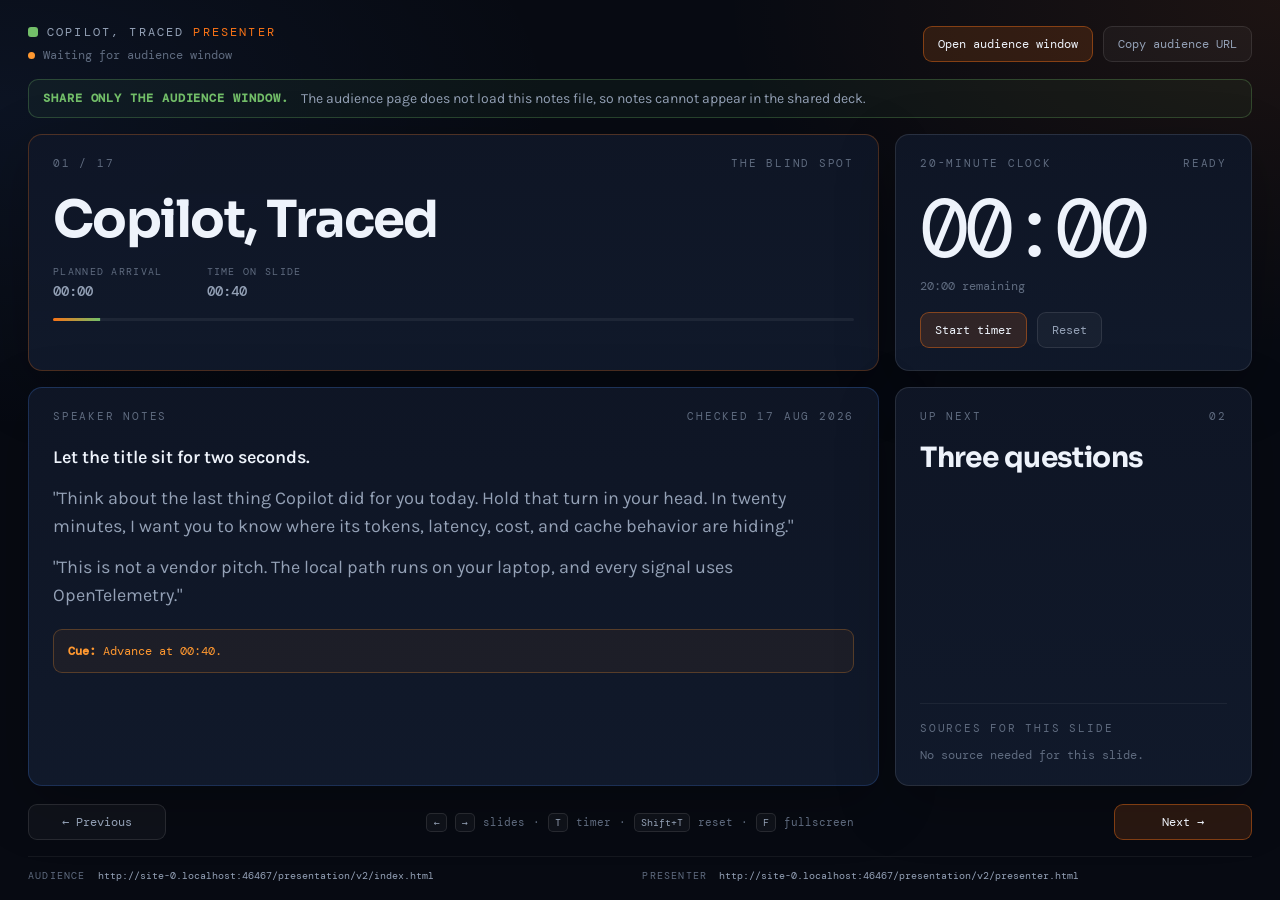
<file: presentation/v2/presenter.html>
<!doctype html>
<html lang="en">
<head>
<meta charset="utf-8" />
<meta name="viewport" content="width=device-width, initial-scale=1" />
<meta name="robots" content="noindex" />
<title>Copilot, Traced - presenter view</title>
<meta name="color-scheme" content="dark" />
<link rel="icon" href="assets/img/favicon.svg" type="image/svg+xml" />
<link rel="preconnect" href="https://fonts.googleapis.com" />
<link rel="preconnect" href="https://fonts.gstatic.com" crossorigin />
<link href="https://fonts.googleapis.com/css2?family=Sora:wght@500;600;700&family=Karla:wght@400;500;600&family=DM+Mono:wght@400;500&display=swap" rel="stylesheet" />
<link rel="stylesheet" href="assets/css/presenter.css" />
</head>
<body>
<main class="presenter">
  <header class="presenter-head">
    <div>
      <div class="brand"><i></i>copilot, traced <span>presenter</span></div>
      <div class="connection" id="connection"><i></i><span>Waiting for audience window</span></div>
    </div>
    <div class="head-actions">
      <button class="button primary" id="open-audience" type="button">Open audience window</button>
      <button class="button" id="copy-audience" type="button">Copy audience URL</button>
    </div>
  </header>

  <section class="share-safe" aria-label="Screen sharing guidance">
    <strong>Share only the audience window.</strong>
    <span>The audience page does not load this notes file, so notes cannot appear in the shared deck.</span>
  </section>

  <div class="presenter-grid">
    <section class="current-panel panel">
      <div class="panel-label"><span id="slide-number">01 / 17</span><span id="chapter">the blind spot</span></div>
      <h1 id="current-title">Copilot, Traced</h1>
      <div class="timing-row">
        <div>
          <span class="timing-label">planned arrival</span>
          <strong id="planned-time">00:00</strong>
        </div>
        <div>
          <span class="timing-label">time on slide</span>
          <strong id="slide-duration">00:40</strong>
        </div>
      </div>
      <div class="deck-progress"><i id="deck-progress"></i></div>
    </section>

    <aside class="timer-panel panel">
      <div class="panel-label"><span>20-minute clock</span><span id="pace" class="pace">ready</span></div>
      <div class="timer" id="timer">00:00</div>
      <div class="remaining" id="remaining">20:00 remaining</div>
      <div class="timer-actions">
        <button class="button primary" id="timer-toggle" type="button">Start timer</button>
        <button class="button" id="timer-reset" type="button">Reset</button>
      </div>
    </aside>

    <section class="notes-panel panel">
      <div class="panel-label"><span>speaker notes</span><span id="checked-on">checked 17 aug 2026</span></div>
      <div class="notes" id="notes"></div>
      <div class="cue" id="cue"></div>
    </section>

    <aside class="next-panel panel">
      <div class="panel-label"><span>up next</span><span id="next-number">02</span></div>
      <h2 id="next-title">Three questions</h2>
      <div class="source-block">
        <div class="panel-label"><span>sources for this slide</span></div>
        <div id="sources" class="sources"></div>
      </div>
    </aside>
  </div>

  <footer class="presenter-controls">
    <button class="button nav" id="previous" type="button">&larr; Previous</button>
    <div class="shortcut-hint">
      <kbd>&larr;</kbd><kbd>&rarr;</kbd> slides
      <span>&middot;</span>
      <kbd>T</kbd> timer
      <span>&middot;</span>
      <kbd>Shift+T</kbd> reset
      <span>&middot;</span>
      <kbd>F</kbd> fullscreen
    </div>
    <button class="button primary nav" id="next" type="button">Next &rarr;</button>
  </footer>

  <div class="url-strip">
    <span>Audience</span><a id="audience-url" href="index.html"></a>
    <span>Presenter</span><a id="presenter-url" href="presenter.html"></a>
  </div>
</main>

<script src="assets/js/notes.js"></script>
<script src="assets/js/presenter.js"></script>
</body>
</html>
</file>
<file: presentation/v2/assets/css/deck.css>
/* ==========================================================================
   Copilot, Traced — deck stylesheet
   Visual language inherited from docs/index.html (the project promo page):
   ink-on-midnight, DM Mono eyebrows, OTel orange, Grafana hit-green /
   miss-orange, VS Code blue, CLI purple.
   ========================================================================== */

:root{
  --bg:#0a0e1a; --bg2:#0c1120; --panel:#0f1626; --panel2:#111a2c;
  --line:rgba(255,255,255,.09); --line2:rgba(255,255,255,.05);
  --ink:#eef3fb; --muted:#94a1b6; --faint:#5f6b7f;
  --hit:#73bf69; --miss:#ff9830; --otel:#f97316; --vscode:#4c8dff; --cli:#a06bff;
  --disp:"Sora",system-ui,"Segoe UI",sans-serif;
  --body:"Karla",system-ui,"Segoe UI",sans-serif;
  --mono:"DM Mono",ui-monospace,Consolas,"Cascadia Mono",monospace;

  /* Fixed stage. Everything is authored at this size and scaled to fit. */
  --stage-w:1280px; --stage-h:720px;
  --scale:1;
}

*{margin:0;padding:0;box-sizing:border-box}

html,body{height:100%;overflow:hidden;background:#05070d}

body{
  font-family:var(--body); color:var(--ink);
  -webkit-font-smoothing:antialiased; text-rendering:optimizeLegibility;
}

a{color:var(--otel);text-decoration:none;border-bottom:1px solid rgba(249,115,22,.35)}

/* ---------------------------------------------------------------- deck shell */

.deck{
  position:fixed; inset:0; display:grid; place-items:center;
  background:
    radial-gradient(900px 500px at 50% 0%, rgba(76,141,255,.05), transparent 65%),
    #05070d;
}

.stage{
  position:relative;
  width:var(--stage-w); height:var(--stage-h);
  transform:scale(var(--scale)); transform-origin:center center;
  background:var(--bg);
  background-image:
    radial-gradient(900px 460px at 96% -14%, rgba(249,115,22,.11), transparent 60%),
    radial-gradient(760px 480px at -10% 10%, rgba(76,141,255,.09), transparent 55%);
  box-shadow:0 40px 120px rgba(0,0,0,.65), 0 0 0 1px rgba(255,255,255,.06);
  overflow:hidden;
}

/* --------------------------------------------------------------- slide basics */

.slide{
  position:absolute; inset:0;
  padding:56px 72px 74px;
  display:none; flex-direction:column;
  opacity:0;
}
.slide.is-active{display:flex; opacity:1; animation:slide-in .34s cubic-bezier(.2,.7,.3,1) both}
.slide.is-active.is-back{animation-name:slide-in-back}

@keyframes slide-in{from{opacity:0;transform:translateX(22px)}to{opacity:1;transform:none}}
@keyframes slide-in-back{from{opacity:0;transform:translateX(-22px)}to{opacity:1;transform:none}}

@media (prefers-reduced-motion:reduce){
  .slide.is-active{animation:none}
}

/* --------------------------------------------------------------- typography */

.eyebrow{
  font-family:var(--mono); font-size:12px; letter-spacing:.28em;
  text-transform:uppercase; color:var(--otel); font-weight:500;
  display:inline-flex; align-items:center; gap:10px; margin-bottom:20px;
}
.eyebrow .dot{
  width:7px;height:7px;border-radius:50%;background:var(--hit);
  box-shadow:0 0 0 3px rgba(115,191,105,.18);
}
.eyebrow.blue{color:var(--vscode)} .eyebrow.blue .dot{background:var(--vscode);box-shadow:0 0 0 3px rgba(76,141,255,.18)}
.eyebrow.purple{color:var(--cli)}  .eyebrow.purple .dot{background:var(--cli);box-shadow:0 0 0 3px rgba(160,107,255,.18)}
.eyebrow.green{color:var(--hit)}
.eyebrow.amber{color:var(--miss)} .eyebrow.amber .dot{background:var(--miss);box-shadow:0 0 0 3px rgba(255,152,48,.18)}

h1{font-family:var(--disp); font-weight:700; font-size:74px; line-height:1.03; letter-spacing:-.03em}
h2{font-family:var(--disp); font-weight:600; font-size:44px; line-height:1.1; letter-spacing:-.022em}
h3{font-family:var(--disp); font-weight:600; font-size:22px; line-height:1.25; letter-spacing:-.01em}

.lead{font-size:22px; line-height:1.55; color:var(--muted); max-width:64ch}
.lead strong{color:var(--ink); font-weight:600}
p{font-size:18px;line-height:1.6;color:var(--muted)}
p strong{color:var(--ink);font-weight:600}

.mono{font-family:var(--mono)}
code{font-family:var(--mono); font-size:.92em; color:var(--ink);
  background:rgba(255,255,255,.055); border:1px solid var(--line2);
  border-radius:5px; padding:1px 6px}

.hl{color:var(--ink)}
.hl-hit{color:var(--hit)} .hl-miss{color:var(--miss)} .hl-otel{color:var(--otel)}
.hl-vscode{color:var(--vscode)} .hl-cli{color:var(--cli)}

.underline-see{
  position:relative; color:var(--otel);
}
.underline-see::after{
  content:""; position:absolute; left:0; right:0; bottom:2px; height:10px;
  background:linear-gradient(90deg, rgba(249,115,22,.42), rgba(249,115,22,0));
  border-radius:6px; z-index:-1;
}

/* --------------------------------------------------------------- title slide */

.slide--title{justify-content:center; padding-left:88px}
.slide--title h1{font-size:92px; max-width:17ch}
.slide--title .sub{
  margin-top:26px; font-size:24px; color:var(--muted); max-width:60ch; line-height:1.5;
}
.slide--title .sub em{color:var(--ink); font-style:normal}
.byline{
  margin-top:44px; display:flex; align-items:center; gap:18px;
  font-family:var(--mono); font-size:14px; color:var(--faint);
}
.byline .sep{width:1px;height:16px;background:var(--line)}
.byline .who{color:var(--muted)}

.title-rule{
  width:78px;height:4px;border-radius:3px;margin-top:34px;
  background:linear-gradient(90deg,var(--otel),var(--hit));
}

/* ------------------------------------------------------------ statement slide */

.slide--statement{justify-content:center}
.slide--statement h2{font-size:60px; max-width:20ch}
.slide--statement .kicker{margin-top:26px; font-size:21px; color:var(--muted); max-width:62ch}

/* -------------------------------------------------------------- layout blocks */

.slide-head{margin-bottom:26px; flex:0 0 auto}
.slide-head h2 + .sub{margin-top:12px; font-size:18px; color:var(--muted); max-width:74ch}
.slide-body{flex:1 1 auto; min-height:0; display:flex; flex-direction:column; justify-content:center}
.slide-body.top{justify-content:flex-start}

.cols{display:grid; gap:30px; align-items:center}
.cols.c2{grid-template-columns:1fr 1fr}
.cols.c3{grid-template-columns:repeat(3,1fr)}
.cols.c4{grid-template-columns:repeat(4,1fr)}
.cols.c2-wide-left{grid-template-columns:1.25fr .75fr}
.cols.c2-wide-right{grid-template-columns:.8fr 1.2fr}
.cols.top{align-items:start}

/* ------------------------------------------------------------------ card kit */

.card{
  background:linear-gradient(180deg,var(--panel),var(--panel2));
  border:1px solid var(--line); border-radius:14px; padding:20px 22px;
}
.card .lbl{
  font-family:var(--mono); font-size:11px; letter-spacing:.22em; text-transform:uppercase;
  color:var(--faint); margin-bottom:10px;
}
.card h3{margin-bottom:8px}
.card p{font-size:15.5px; line-height:1.55}
.card .kv{
  margin-top:14px; font-family:var(--mono); font-size:12.5px; color:var(--faint);
  border-top:1px dashed var(--line); padding-top:12px; line-height:1.7;
}
.card.accent-hit{border-color:rgba(115,191,105,.35)}
.card.accent-miss{border-color:rgba(255,152,48,.38)}
.card.accent-otel{border-color:rgba(249,115,22,.35)}
.card.accent-vscode{border-color:rgba(76,141,255,.35)}
.card.accent-cli{border-color:rgba(160,107,255,.35)}

/* numbered steps */
.steps{display:grid;gap:14px}
.step{display:grid;grid-template-columns:38px 1fr;gap:16px;align-items:start}
.step .n{
  width:32px;height:32px;border-radius:9px;display:grid;place-items:center;
  font-family:var(--mono);font-size:14px;color:var(--otel);
  background:rgba(249,115,22,.1);border:1px solid rgba(249,115,22,.3);
}
.step h3{font-size:19px;margin-bottom:3px}
.step p{font-size:15.5px}

/* big stat */
.stat{display:flex;flex-direction:column;gap:6px}
.stat .n{font-family:var(--disp);font-weight:700;font-size:56px;line-height:1;letter-spacing:-.03em}
.stat .n.hit{color:var(--hit)} .stat .n.miss{color:var(--miss)} .stat .n.otel{color:var(--otel)}
.stat .l{font-family:var(--mono);font-size:12px;letter-spacing:.16em;text-transform:uppercase;color:var(--faint)}

/* callout — labelled panel; the accent lives in the label rule, not a side bar */
.callout{
  background:rgba(255,152,48,.055);
  border:1px solid rgba(255,152,48,.26); border-radius:12px;
  padding:15px 20px 17px; font-size:16.5px; color:var(--ink);
}
.callout.good{background:rgba(115,191,105,.055);border-color:rgba(115,191,105,.26)}
.callout.info{background:rgba(76,141,255,.055);border-color:rgba(76,141,255,.26)}
.callout .t{
  font-family:var(--mono);font-size:11.5px;letter-spacing:.2em;text-transform:uppercase;
  color:var(--miss);display:flex;align-items:center;gap:9px;margin-bottom:9px;
}
.callout .t::after{content:"";flex:1;height:1px;background:currentColor;opacity:.28}
.callout.good .t{color:var(--hit)} .callout.info .t{color:var(--vscode)}

/* pills */
.pills{display:flex;flex-wrap:wrap;gap:9px}
.pill{
  font-family:var(--mono);font-size:12.5px;padding:6px 12px;border-radius:999px;
  border:1px solid var(--line);color:var(--muted);background:rgba(255,255,255,.02);
}
.pill.hit{border-color:rgba(115,191,105,.4);color:var(--hit)}
.pill.miss{border-color:rgba(255,152,48,.4);color:var(--miss)}
.pill.vscode{border-color:rgba(76,141,255,.4);color:var(--vscode)}
.pill.cli{border-color:rgba(160,107,255,.4);color:var(--cli)}
.pill.otel{border-color:rgba(249,115,22,.4);color:var(--otel)}

/* ---------------------------------------------------------------- data table */

table.data{width:100%;border-collapse:collapse;font-size:15.5px}
table.data th{
  font-family:var(--mono);font-size:11px;letter-spacing:.18em;text-transform:uppercase;
  color:var(--faint);text-align:left;padding:0 14px 10px 0;font-weight:500;
  border-bottom:1px solid var(--line);
}
table.data td{padding:11px 14px 11px 0;border-bottom:1px solid var(--line2);color:var(--muted);vertical-align:top}
table.data td:first-child{color:var(--ink)}
table.data tr:last-child td{border-bottom:none}
table.data td .mono{font-size:13.5px}
table.data.tight td{padding:8px 14px 8px 0;font-size:14.5px}
.yes{color:var(--hit);font-weight:600}
.no{color:#e5534b;font-weight:600}
.maybe{color:var(--miss);font-weight:600}

/* ---------------------------------------------------------------- code block */

pre.code{
  background:#070b14; border:1px solid var(--line); border-radius:12px;
  padding:18px 20px; overflow:hidden;
  font-family:var(--mono); font-size:15px; line-height:1.72; color:#c9d6ea;
}
pre.code.sm{font-size:13.5px;line-height:1.65}
pre.code .c{color:var(--faint)}                 /* comment */
pre.code .k{color:var(--cli)}                   /* key */
pre.code .s{color:var(--hit)}                   /* string */
pre.code .n{color:var(--miss)}                  /* number / literal */
pre.code .f{color:var(--vscode)}                /* function / command */
pre.code .hlline{background:rgba(249,115,22,.1);display:block;margin:0 -20px;padding:0 20px}
.code-cap{
  font-family:var(--mono);font-size:11.5px;letter-spacing:.18em;text-transform:uppercase;
  color:var(--faint);margin-bottom:9px;
}

/* ------------------------------------------------------------------- figures */

.figure{display:flex;align-items:center;justify-content:center;width:100%;height:100%}
.figure img,.figure svg{max-width:100%;max-height:100%;display:block}
.figure img{
  border-radius:12px;border:1px solid var(--line);
  box-shadow:0 20px 60px rgba(0,0,0,.5);
}
.figcap{
  margin-top:12px;font-family:var(--mono);font-size:12px;color:var(--faint);text-align:center;
}
.slide--figure .slide-body{justify-content:center}
.shot-row{display:grid;grid-template-columns:1fr 1fr;gap:22px;align-items:start}
.shot{display:flex;flex-direction:column;gap:10px}
.shot img{width:100%;border-radius:10px;border:1px solid var(--line);box-shadow:0 14px 40px rgba(0,0,0,.45)}
.shot .cap{font-family:var(--mono);font-size:12.5px;color:var(--faint)}
.shot .cap b{color:var(--ink);font-weight:500}

/* annotated board: screenshot beside a legend of what's on it */
.board{display:grid;grid-template-columns:440px 1fr;gap:38px;align-items:start;height:100%}
.board__shot{position:relative}
.board__shot img{
  width:100%;display:block;border-radius:11px;border:1px solid var(--line);
  box-shadow:0 20px 56px rgba(0,0,0,.5);
}
.board__legend{display:flex;flex-direction:column;justify-content:center;gap:17px;height:100%}
.board__row{display:grid;grid-template-columns:12px 1fr;gap:15px;align-items:start}
.board__row i{
  width:10px;height:10px;border-radius:3px;margin-top:7px;background:var(--muted);
  box-shadow:0 0 0 3px rgba(255,255,255,.05);
}
.board__row i.is-hit{background:var(--hit);box-shadow:0 0 0 3px rgba(115,191,105,.16)}
.board__row i.is-miss{background:var(--miss);box-shadow:0 0 0 3px rgba(255,152,48,.16)}
.board__row i.is-vscode{background:var(--vscode);box-shadow:0 0 0 3px rgba(76,141,255,.16)}
.board__row i.is-cli{background:var(--cli);box-shadow:0 0 0 3px rgba(160,107,255,.16)}
.board__row i.is-otel{background:var(--otel);box-shadow:0 0 0 3px rgba(249,115,22,.16)}
.board__row b{display:block;font-family:var(--disp);font-size:19px;font-weight:600;letter-spacing:-.01em}
.board__row span{display:block;margin-top:3px;font-size:15px;line-height:1.5;color:var(--muted)}
.board__row code{font-family:var(--mono);font-size:13.5px;color:var(--ink)}

/* interactive figure host */
.fig-host{
  width:100%; height:100%;
  border:1px solid var(--line); border-radius:14px;
  background:linear-gradient(180deg,rgba(15,22,38,.85),rgba(17,26,44,.85));
  overflow:hidden; position:relative;
}
.fig-host[data-figure]:not(.mounted)::after{
  content:"loading figure…"; position:absolute; inset:0; display:grid; place-items:center;
  font-family:var(--mono); font-size:12px; color:var(--faint);
}
.slide--interactive .slide-head{margin-bottom:16px}
.slide--interactive .slide-body{justify-content:stretch}

.live-badge{
  display:inline-flex;align-items:center;gap:7px;font-family:var(--mono);font-size:11px;
  letter-spacing:.2em;text-transform:uppercase;color:var(--hit);
  border:1px solid rgba(115,191,105,.35);border-radius:999px;padding:4px 10px;
  margin-left:12px;vertical-align:middle;
}
.live-badge::before{
  content:"";width:6px;height:6px;border-radius:50%;background:var(--hit);
  animation:pulse 1.8s ease-in-out infinite;
}
@keyframes pulse{0%,100%{opacity:1;transform:scale(1)}50%{opacity:.35;transform:scale(.8)}}

/* --------------------------------------------------------------- chrome / hud */

.hud{
  position:absolute; left:0; right:0; bottom:0; height:46px;
  display:flex; align-items:center; gap:16px; padding:0 26px;
  font-family:var(--mono); font-size:11.5px; color:var(--faint);
  border-top:1px solid var(--line2); background:rgba(6,9,17,.5);
}
.hud .brand{display:flex;align-items:center;gap:8px;color:var(--muted)}
.hud .brand .sq{width:9px;height:9px;border-radius:3px;background:var(--hit)}
.hud .spacer{flex:1}
.hud .chapter{letter-spacing:.16em;text-transform:uppercase}
.hud .timer{
  padding:3px 9px;border:1px solid var(--line);border-radius:7px;color:var(--muted);
  min-width:64px;text-align:center;
}
.hud .timer.ahead{border-color:rgba(115,191,105,.4);color:var(--hit)}
.hud .timer.behind{border-color:rgba(255,152,48,.45);color:var(--miss)}
.hud .timer.paused{opacity:.45}
.hud .count b{color:var(--ink);font-weight:500}

.progress{
  position:absolute;left:0;right:0;bottom:46px;height:2px;background:rgba(255,255,255,.06);
}
.progress > i{
  display:block;height:100%;width:100%;transform:scaleX(0);transform-origin:left center;
  background:linear-gradient(90deg,var(--otel),var(--hit));
  transition:transform .34s cubic-bezier(.2,.7,.3,1);
}

.slide--title .hud,.slide--title ~ .hud{}

/* notes drawer */
.notes{
  position:fixed; left:0; right:0; bottom:0; max-height:42vh; overflow:auto; z-index:60;
  background:rgba(7,10,18,.97); border-top:1px solid var(--line);
  padding:20px 30px 26px; transform:translateY(101%); transition:transform .26s ease;
  backdrop-filter:blur(12px);
}
.notes.open{transform:none}
.notes h4{
  font-family:var(--mono);font-size:11px;letter-spacing:.22em;text-transform:uppercase;
  color:var(--otel);margin-bottom:10px;font-weight:500;
}
.notes .body{font-size:15px;line-height:1.62;color:var(--muted);max-width:1100px}
.notes .body p{font-size:15px;margin-bottom:9px}
.notes .body strong{color:var(--ink)}
.notes .body em{color:var(--hit);font-style:normal}
.notes .meta{
  margin-top:12px;font-family:var(--mono);font-size:11.5px;color:var(--faint);
  display:flex;gap:18px;flex-wrap:wrap;
}

/* overview grid */
.overview{
  position:fixed; inset:0; z-index:70; background:rgba(5,7,13,.97); overflow:auto;
  padding:34px; display:none;
}
.overview.open{display:block}
.overview h4{
  font-family:var(--mono);font-size:11px;letter-spacing:.22em;text-transform:uppercase;
  color:var(--faint);margin-bottom:18px;font-weight:500;
}
.ov-grid{display:grid;grid-template-columns:repeat(auto-fill,minmax(210px,1fr));gap:14px}
.ov-item{
  border:1px solid var(--line);border-radius:11px;padding:14px 15px;cursor:pointer;
  background:linear-gradient(180deg,var(--panel),var(--panel2));text-align:left;color:inherit;
  font:inherit;transition:border-color .15s ease,transform .15s ease;
}
.ov-item:hover{border-color:rgba(249,115,22,.5);transform:translateY(-2px)}
.ov-item.current{border-color:var(--hit);box-shadow:0 0 0 1px rgba(115,191,105,.35)}
.ov-item .i{font-family:var(--mono);font-size:11px;color:var(--faint)}
.ov-item .t{font-family:var(--disp);font-size:15px;font-weight:600;margin-top:6px;line-height:1.3}
.ov-item .c{font-family:var(--mono);font-size:10.5px;letter-spacing:.16em;text-transform:uppercase;color:var(--otel);margin-top:8px}

/* help */
.help{
  position:fixed;inset:0;z-index:80;display:none;place-items:center;background:rgba(5,7,13,.9);
  backdrop-filter:blur(6px);
}
.help.open{display:grid}
.help-card{
  width:min(560px,92vw);border:1px solid var(--line);border-radius:16px;padding:28px 30px;
  background:linear-gradient(180deg,var(--panel),var(--panel2));
}
.help-card h4{font-family:var(--disp);font-size:20px;margin-bottom:16px}
.keys{display:grid;grid-template-columns:auto 1fr;gap:10px 18px;font-size:14.5px;color:var(--muted)}
.keys kbd{
  font-family:var(--mono);font-size:12px;background:rgba(255,255,255,.06);
  border:1px solid var(--line);border-radius:6px;padding:3px 8px;color:var(--ink);white-space:nowrap;
}

/* tiny nav arrows for click/touch — revealed by pointer activity */
.arrows{
  position:fixed;bottom:18px;right:18px;display:flex;gap:8px;z-index:55;
  opacity:0;visibility:hidden;transition:opacity .18s ease,visibility .18s ease;
}
body.pointer-live .arrows,.arrows:hover{opacity:1;visibility:visible}
.arrows button{
  width:34px;height:34px;border-radius:9px;border:1px solid var(--line);
  background:rgba(15,22,38,.88);color:var(--muted);cursor:pointer;font-size:15px;line-height:1;
  backdrop-filter:blur(6px);
}
.arrows button:hover{color:var(--ink);border-color:rgba(249,115,22,.5)}

/* --------------------------------------------------------------- print / PDF */

@media print{
  @page{size:1280px 720px;margin:0}
  html,body{overflow:visible;background:#fff;height:auto}
  .deck{position:static;display:block}
  .stage{transform:none !important;box-shadow:none;page-break-after:always;break-after:page}
  .notes,.overview,.help,.arrows{display:none !important}
}

/* export mode: every slide stacked, for print-to-PDF */
body.export{overflow:auto;height:auto}
body.export .deck{position:static;display:block;padding:20px 0}
body.export .stage{margin:0 auto 22px;transform:none}
body.export .slide{display:flex !important;opacity:1 !important;animation:none !important}
body.export .arrows,body.export .notes,body.export .overview,body.export .help{display:none !important}

/* ------------------------------------------------------------ v2 additions */

.hud .duration{
  font-family:var(--mono);font-size:11px;letter-spacing:.12em;text-transform:uppercase;
  color:var(--faint);padding-right:2px;
}

.compact-top{flex:0 0 auto;margin-top:30px}

.coverage-grid{
  display:grid;grid-template-columns:repeat(3,1fr);gap:24px;align-items:stretch;
}
.coverage-card{min-height:300px}
.coverage-card h3{margin:14px 0 16px}
.coverage-card p{font-size:15.5px;line-height:1.48}
.coverage-card p + p{margin-top:13px}
.coverage-status{
  display:inline-flex;align-items:center;width:max-content;
  font-family:var(--mono);font-size:10.5px;letter-spacing:.14em;text-transform:uppercase;
  padding:5px 9px;border:1px solid currentColor;border-radius:999px;
}

.trace-map{
  height:100%;display:grid;grid-template-rows:auto 52px 1fr;align-items:stretch;
  transform:translateY(24px);
}
.trace-node{
  position:relative;background:linear-gradient(180deg,var(--panel),var(--panel2));
  border:1px solid var(--line);border-radius:14px;padding:18px 20px;
}
.trace-node h3{font-size:20px;margin:6px 0 7px}
.trace-node p{font-size:14.5px;line-height:1.46}
.trace-root{
  width:430px;justify-self:center;border-color:rgba(249,115,22,.42);
  box-shadow:0 18px 46px rgba(0,0,0,.28);
}
.trace-op{
  font-family:var(--mono);font-size:11px;letter-spacing:.15em;text-transform:uppercase;
  color:var(--otel);
}
.trace-rail{
  width:calc(66.666% + 30px);height:52px;justify-self:center;position:relative;
  border-bottom:1px solid rgba(255,255,255,.18);
}
.trace-rail::before{
  content:"";position:absolute;left:50%;top:0;bottom:0;width:1px;background:rgba(255,255,255,.18);
}
.trace-children{display:grid;grid-template-columns:repeat(3,1fr);gap:30px;align-items:start}
.trace-children .trace-node::before{
  content:"";position:absolute;left:50%;top:-1px;width:1px;height:18px;
  transform:translateY(-100%);background:rgba(255,255,255,.18);
}
.trace-chat.miss{border-color:rgba(255,152,48,.38)}
.trace-chat.miss .trace-op{color:var(--miss)}
.trace-chat.hit{border-color:rgba(115,191,105,.38)}
.trace-chat.hit .trace-op{color:var(--hit)}
.trace-tool{border-color:rgba(76,141,255,.34)}
.trace-tool .trace-op{color:var(--vscode)}

.resource-card{min-height:290px}
.resource-card h3{font-size:24px;line-height:1.35}
.source-table td:first-child{width:72%}
.source-table td:last-child{
  font-family:var(--mono);font-size:11.5px;color:var(--faint);white-space:nowrap;
}
.source-table a{color:var(--ink);border-bottom-color:rgba(249,115,22,.4)}
.presenter-links{
  margin-top:22px;display:flex;justify-content:space-between;gap:24px;
  font-family:var(--mono);font-size:12px;color:var(--faint);
  border-top:1px solid var(--line);padding-top:16px;
}
.presenter-links strong{color:var(--muted);font-weight:500}

.help-safe{
  margin-top:18px;padding-top:14px;border-top:1px solid var(--line);
  font-family:var(--mono);font-size:12px;color:var(--hit);
}

.figure-error{
  height:100%;display:grid;place-items:center;font-family:var(--mono);
  font-size:12px;color:var(--miss);
}

.dashboard-focus{height:100%;display:flex;flex-direction:column;justify-content:center;gap:24px}
.dashboard-kpis{
  overflow:hidden;border:1px solid var(--line);border-radius:12px;
  box-shadow:0 18px 48px rgba(0,0,0,.35);
}
.dashboard-kpis img{display:block;width:100%;height:auto}
.dashboard-questions{display:grid;grid-template-columns:repeat(4,1fr);gap:14px}
.dashboard-question{
  min-height:118px;padding:15px 16px;border:1px solid var(--line);border-radius:11px;
  background:linear-gradient(180deg,var(--panel),var(--panel2));
}
.dashboard-question span{
  display:block;font-family:var(--mono);font-size:10px;letter-spacing:.14em;color:var(--faint);
  margin-bottom:8px;
}
.dashboard-question b{display:block;font-family:var(--disp);font-size:17px}
.dashboard-question p{margin-top:7px;font-size:13.5px;line-height:1.4}
.dashboard-question.is-otel{border-color:rgba(249,115,22,.36)}
.dashboard-question.is-hit{border-color:rgba(115,191,105,.36)}
.dashboard-question.is-vscode{border-color:rgba(76,141,255,.36)}
.dashboard-question.is-cli{border-color:rgba(160,107,255,.36)}
</file>
<file: presentation/assets/css/deck.css>
/* ==========================================================================
   Copilot, Traced — deck stylesheet
   Visual language inherited from docs/index.html (the project promo page):
   ink-on-midnight, DM Mono eyebrows, OTel orange, Grafana hit-green /
   miss-orange, VS Code blue, CLI purple.
   ========================================================================== */

:root{
  --bg:#0a0e1a; --bg2:#0c1120; --panel:#0f1626; --panel2:#111a2c;
  --line:rgba(255,255,255,.09); --line2:rgba(255,255,255,.05);
  --ink:#eef3fb; --muted:#94a1b6; --faint:#5f6b7f;
  --hit:#73bf69; --miss:#ff9830; --otel:#f97316; --vscode:#4c8dff; --cli:#a06bff;
  --disp:"Sora",system-ui,"Segoe UI",sans-serif;
  --body:"Karla",system-ui,"Segoe UI",sans-serif;
  --mono:"DM Mono",ui-monospace,Consolas,"Cascadia Mono",monospace;

  /* Fixed stage. Everything is authored at this size and scaled to fit. */
  --stage-w:1280px; --stage-h:720px;
  --scale:1;
}

*{margin:0;padding:0;box-sizing:border-box}

html,body{height:100%;overflow:hidden;background:#05070d}

body{
  font-family:var(--body); color:var(--ink);
  -webkit-font-smoothing:antialiased; text-rendering:optimizeLegibility;
}

a{color:var(--otel);text-decoration:none;border-bottom:1px solid rgba(249,115,22,.35)}

/* ---------------------------------------------------------------- deck shell */

.deck{
  position:fixed; inset:0; display:grid; place-items:center;
  background:
    radial-gradient(900px 500px at 50% 0%, rgba(76,141,255,.05), transparent 65%),
    #05070d;
}

.stage{
  position:relative;
  width:var(--stage-w); height:var(--stage-h);
  transform:scale(var(--scale)); transform-origin:center center;
  background:var(--bg);
  background-image:
    radial-gradient(900px 460px at 96% -14%, rgba(249,115,22,.11), transparent 60%),
    radial-gradient(760px 480px at -10% 10%, rgba(76,141,255,.09), transparent 55%);
  box-shadow:0 40px 120px rgba(0,0,0,.65), 0 0 0 1px rgba(255,255,255,.06);
  overflow:hidden;
}

/* --------------------------------------------------------------- slide basics */

.slide{
  position:absolute; inset:0;
  padding:56px 72px 74px;
  display:none; flex-direction:column;
  opacity:0;
}
.slide.is-active{display:flex; opacity:1; animation:slide-in .34s cubic-bezier(.2,.7,.3,1) both}
.slide.is-active.is-back{animation-name:slide-in-back}

@keyframes slide-in{from{opacity:0;transform:translateX(22px)}to{opacity:1;transform:none}}
@keyframes slide-in-back{from{opacity:0;transform:translateX(-22px)}to{opacity:1;transform:none}}

@media (prefers-reduced-motion:reduce){
  .slide.is-active{animation:none}
}

/* --------------------------------------------------------------- typography */

.eyebrow{
  font-family:var(--mono); font-size:12px; letter-spacing:.28em;
  text-transform:uppercase; color:var(--otel); font-weight:500;
  display:inline-flex; align-items:center; gap:10px; margin-bottom:20px;
}
.eyebrow .dot{
  width:7px;height:7px;border-radius:50%;background:var(--hit);
  box-shadow:0 0 0 3px rgba(115,191,105,.18);
}
.eyebrow.blue{color:var(--vscode)} .eyebrow.blue .dot{background:var(--vscode);box-shadow:0 0 0 3px rgba(76,141,255,.18)}
.eyebrow.purple{color:var(--cli)}  .eyebrow.purple .dot{background:var(--cli);box-shadow:0 0 0 3px rgba(160,107,255,.18)}
.eyebrow.green{color:var(--hit)}
.eyebrow.amber{color:var(--miss)} .eyebrow.amber .dot{background:var(--miss);box-shadow:0 0 0 3px rgba(255,152,48,.18)}

h1{font-family:var(--disp); font-weight:700; font-size:74px; line-height:1.03; letter-spacing:-.03em}
h2{font-family:var(--disp); font-weight:600; font-size:44px; line-height:1.1; letter-spacing:-.022em}
h3{font-family:var(--disp); font-weight:600; font-size:22px; line-height:1.25; letter-spacing:-.01em}

.lead{font-size:22px; line-height:1.55; color:var(--muted); max-width:64ch}
.lead strong{color:var(--ink); font-weight:600}
p{font-size:18px;line-height:1.6;color:var(--muted)}
p strong{color:var(--ink);font-weight:600}

.mono{font-family:var(--mono)}
code{font-family:var(--mono); font-size:.92em; color:var(--ink);
  background:rgba(255,255,255,.055); border:1px solid var(--line2);
  border-radius:5px; padding:1px 6px}

.hl{color:var(--ink)}
.hl-hit{color:var(--hit)} .hl-miss{color:var(--miss)} .hl-otel{color:var(--otel)}
.hl-vscode{color:var(--vscode)} .hl-cli{color:var(--cli)}

.underline-see{
  position:relative; color:var(--otel);
}
.underline-see::after{
  content:""; position:absolute; left:0; right:0; bottom:2px; height:10px;
  background:linear-gradient(90deg, rgba(249,115,22,.42), rgba(249,115,22,0));
  border-radius:6px; z-index:-1;
}

/* --------------------------------------------------------------- title slide */

.slide--title{justify-content:center; padding-left:88px}
.slide--title h1{font-size:92px; max-width:17ch}
.slide--title .sub{
  margin-top:26px; font-size:24px; color:var(--muted); max-width:60ch; line-height:1.5;
}
.slide--title .sub em{color:var(--ink); font-style:normal}
.byline{
  margin-top:44px; display:flex; align-items:center; gap:18px;
  font-family:var(--mono); font-size:14px; color:var(--faint);
}
.byline .sep{width:1px;height:16px;background:var(--line)}
.byline .who{color:var(--muted)}

.title-rule{
  width:78px;height:4px;border-radius:3px;margin-top:34px;
  background:linear-gradient(90deg,var(--otel),var(--hit));
}

/* ------------------------------------------------------------ statement slide */

.slide--statement{justify-content:center}
.slide--statement h2{font-size:60px; max-width:20ch}
.slide--statement .kicker{margin-top:26px; font-size:21px; color:var(--muted); max-width:62ch}

/* -------------------------------------------------------------- layout blocks */

.slide-head{margin-bottom:26px; flex:0 0 auto}
.slide-head h2 + .sub{margin-top:12px; font-size:18px; color:var(--muted); max-width:74ch}
.slide-body{flex:1 1 auto; min-height:0; display:flex; flex-direction:column; justify-content:center}
.slide-body.top{justify-content:flex-start}

.cols{display:grid; gap:30px; align-items:center}
.cols.c2{grid-template-columns:1fr 1fr}
.cols.c3{grid-template-columns:repeat(3,1fr)}
.cols.c4{grid-template-columns:repeat(4,1fr)}
.cols.c2-wide-left{grid-template-columns:1.25fr .75fr}
.cols.c2-wide-right{grid-template-columns:.8fr 1.2fr}
.cols.top{align-items:start}

/* ------------------------------------------------------------------ card kit */

.card{
  background:linear-gradient(180deg,var(--panel),var(--panel2));
  border:1px solid var(--line); border-radius:14px; padding:20px 22px;
}
.card .lbl{
  font-family:var(--mono); font-size:11px; letter-spacing:.22em; text-transform:uppercase;
  color:var(--faint); margin-bottom:10px;
}
.card h3{margin-bottom:8px}
.card p{font-size:15.5px; line-height:1.55}
.card .kv{
  margin-top:14px; font-family:var(--mono); font-size:12.5px; color:var(--faint);
  border-top:1px dashed var(--line); padding-top:12px; line-height:1.7;
}
.card.accent-hit{border-color:rgba(115,191,105,.35)}
.card.accent-miss{border-color:rgba(255,152,48,.38)}
.card.accent-otel{border-color:rgba(249,115,22,.35)}
.card.accent-vscode{border-color:rgba(76,141,255,.35)}
.card.accent-cli{border-color:rgba(160,107,255,.35)}

/* numbered steps */
.steps{display:grid;gap:14px}
.step{display:grid;grid-template-columns:38px 1fr;gap:16px;align-items:start}
.step .n{
  width:32px;height:32px;border-radius:9px;display:grid;place-items:center;
  font-family:var(--mono);font-size:14px;color:var(--otel);
  background:rgba(249,115,22,.1);border:1px solid rgba(249,115,22,.3);
}
.step h3{font-size:19px;margin-bottom:3px}
.step p{font-size:15.5px}

/* big stat */
.stat{display:flex;flex-direction:column;gap:6px}
.stat .n{font-family:var(--disp);font-weight:700;font-size:56px;line-height:1;letter-spacing:-.03em}
.stat .n.hit{color:var(--hit)} .stat .n.miss{color:var(--miss)} .stat .n.otel{color:var(--otel)}
.stat .l{font-family:var(--mono);font-size:12px;letter-spacing:.16em;text-transform:uppercase;color:var(--faint)}

/* callout — labelled panel; the accent lives in the label rule, not a side bar */
.callout{
  background:rgba(255,152,48,.055);
  border:1px solid rgba(255,152,48,.26); border-radius:12px;
  padding:15px 20px 17px; font-size:16.5px; color:var(--ink);
}
.callout.good{background:rgba(115,191,105,.055);border-color:rgba(115,191,105,.26)}
.callout.info{background:rgba(76,141,255,.055);border-color:rgba(76,141,255,.26)}
.callout .t{
  font-family:var(--mono);font-size:11.5px;letter-spacing:.2em;text-transform:uppercase;
  color:var(--miss);display:flex;align-items:center;gap:9px;margin-bottom:9px;
}
.callout .t::after{content:"";flex:1;height:1px;background:currentColor;opacity:.28}
.callout.good .t{color:var(--hit)} .callout.info .t{color:var(--vscode)}

/* pills */
.pills{display:flex;flex-wrap:wrap;gap:9px}
.pill{
  font-family:var(--mono);font-size:12.5px;padding:6px 12px;border-radius:999px;
  border:1px solid var(--line);color:var(--muted);background:rgba(255,255,255,.02);
}
.pill.hit{border-color:rgba(115,191,105,.4);color:var(--hit)}
.pill.miss{border-color:rgba(255,152,48,.4);color:var(--miss)}
.pill.vscode{border-color:rgba(76,141,255,.4);color:var(--vscode)}
.pill.cli{border-color:rgba(160,107,255,.4);color:var(--cli)}
.pill.otel{border-color:rgba(249,115,22,.4);color:var(--otel)}

/* ---------------------------------------------------------------- data table */

table.data{width:100%;border-collapse:collapse;font-size:15.5px}
table.data th{
  font-family:var(--mono);font-size:11px;letter-spacing:.18em;text-transform:uppercase;
  color:var(--faint);text-align:left;padding:0 14px 10px 0;font-weight:500;
  border-bottom:1px solid var(--line);
}
table.data td{padding:11px 14px 11px 0;border-bottom:1px solid var(--line2);color:var(--muted);vertical-align:top}
table.data td:first-child{color:var(--ink)}
table.data tr:last-child td{border-bottom:none}
table.data td .mono{font-size:13.5px}
table.data.tight td{padding:8px 14px 8px 0;font-size:14.5px}
.yes{color:var(--hit);font-weight:600}
.no{color:#e5534b;font-weight:600}
.maybe{color:var(--miss);font-weight:600}

/* ---------------------------------------------------------------- code block */

pre.code{
  background:#070b14; border:1px solid var(--line); border-radius:12px;
  padding:18px 20px; overflow:hidden;
  font-family:var(--mono); font-size:15px; line-height:1.72; color:#c9d6ea;
}
pre.code.sm{font-size:13.5px;line-height:1.65}
pre.code .c{color:var(--faint)}                 /* comment */
pre.code .k{color:var(--cli)}                   /* key */
pre.code .s{color:var(--hit)}                   /* string */
pre.code .n{color:var(--miss)}                  /* number / literal */
pre.code .f{color:var(--vscode)}                /* function / command */
pre.code .hlline{background:rgba(249,115,22,.1);display:block;margin:0 -20px;padding:0 20px}
.code-cap{
  font-family:var(--mono);font-size:11.5px;letter-spacing:.18em;text-transform:uppercase;
  color:var(--faint);margin-bottom:9px;
}

/* ------------------------------------------------------------------- figures */

.figure{display:flex;align-items:center;justify-content:center;width:100%;height:100%}
.figure img,.figure svg{max-width:100%;max-height:100%;display:block}
.figure img{
  border-radius:12px;border:1px solid var(--line);
  box-shadow:0 20px 60px rgba(0,0,0,.5);
}
.figcap{
  margin-top:12px;font-family:var(--mono);font-size:12px;color:var(--faint);text-align:center;
}
.slide--figure .slide-body{justify-content:center}
.shot-row{display:grid;grid-template-columns:1fr 1fr;gap:22px;align-items:start}
.shot{display:flex;flex-direction:column;gap:10px}
.shot img{width:100%;border-radius:10px;border:1px solid var(--line);box-shadow:0 14px 40px rgba(0,0,0,.45)}
.shot .cap{font-family:var(--mono);font-size:12.5px;color:var(--faint)}
.shot .cap b{color:var(--ink);font-weight:500}

/* annotated board: screenshot beside a legend of what's on it */
.board{display:grid;grid-template-columns:440px 1fr;gap:38px;align-items:start;height:100%}
.board__shot{position:relative}
.board__shot img{
  width:100%;display:block;border-radius:11px;border:1px solid var(--line);
  box-shadow:0 20px 56px rgba(0,0,0,.5);
}
.board__legend{display:flex;flex-direction:column;justify-content:center;gap:17px;height:100%}
.board__row{display:grid;grid-template-columns:12px 1fr;gap:15px;align-items:start}
.board__row i{
  width:10px;height:10px;border-radius:3px;margin-top:7px;background:var(--muted);
  box-shadow:0 0 0 3px rgba(255,255,255,.05);
}
.board__row i.is-hit{background:var(--hit);box-shadow:0 0 0 3px rgba(115,191,105,.16)}
.board__row i.is-miss{background:var(--miss);box-shadow:0 0 0 3px rgba(255,152,48,.16)}
.board__row i.is-vscode{background:var(--vscode);box-shadow:0 0 0 3px rgba(76,141,255,.16)}
.board__row i.is-cli{background:var(--cli);box-shadow:0 0 0 3px rgba(160,107,255,.16)}
.board__row i.is-otel{background:var(--otel);box-shadow:0 0 0 3px rgba(249,115,22,.16)}
.board__row b{display:block;font-family:var(--disp);font-size:19px;font-weight:600;letter-spacing:-.01em}
.board__row span{display:block;margin-top:3px;font-size:15px;line-height:1.5;color:var(--muted)}
.board__row code{font-family:var(--mono);font-size:13.5px;color:var(--ink)}

/* interactive figure host */
.fig-host{
  width:100%; height:100%;
  border:1px solid var(--line); border-radius:14px;
  background:linear-gradient(180deg,rgba(15,22,38,.85),rgba(17,26,44,.85));
  overflow:hidden; position:relative;
}
.fig-host[data-figure]:not(.mounted)::after{
  content:"loading figure…"; position:absolute; inset:0; display:grid; place-items:center;
  font-family:var(--mono); font-size:12px; color:var(--faint);
}
.slide--interactive .slide-head{margin-bottom:16px}
.slide--interactive .slide-body{justify-content:stretch}

.live-badge{
  display:inline-flex;align-items:center;gap:7px;font-family:var(--mono);font-size:11px;
  letter-spacing:.2em;text-transform:uppercase;color:var(--hit);
  border:1px solid rgba(115,191,105,.35);border-radius:999px;padding:4px 10px;
  margin-left:12px;vertical-align:middle;
}
.live-badge::before{
  content:"";width:6px;height:6px;border-radius:50%;background:var(--hit);
  animation:pulse 1.8s ease-in-out infinite;
}
@keyframes pulse{0%,100%{opacity:1;transform:scale(1)}50%{opacity:.35;transform:scale(.8)}}

/* --------------------------------------------------------------- chrome / hud */

.hud{
  position:absolute; left:0; right:0; bottom:0; height:46px;
  display:flex; align-items:center; gap:16px; padding:0 26px;
  font-family:var(--mono); font-size:11.5px; color:var(--faint);
  border-top:1px solid var(--line2); background:rgba(6,9,17,.5);
}
.hud .brand{display:flex;align-items:center;gap:8px;color:var(--muted)}
.hud .brand .sq{width:9px;height:9px;border-radius:3px;background:var(--hit)}
.hud .spacer{flex:1}
.hud .chapter{letter-spacing:.16em;text-transform:uppercase}
.hud .timer{
  padding:3px 9px;border:1px solid var(--line);border-radius:7px;color:var(--muted);
  min-width:64px;text-align:center;
}
.hud .timer.ahead{border-color:rgba(115,191,105,.4);color:var(--hit)}
.hud .timer.behind{border-color:rgba(255,152,48,.45);color:var(--miss)}
.hud .timer.paused{opacity:.45}
.hud .count b{color:var(--ink);font-weight:500}

.progress{
  position:absolute;left:0;right:0;bottom:46px;height:2px;background:rgba(255,255,255,.06);
}
.progress > i{
  display:block;height:100%;width:100%;transform:scaleX(0);transform-origin:left center;
  background:linear-gradient(90deg,var(--otel),var(--hit));
  transition:transform .34s cubic-bezier(.2,.7,.3,1);
}

.slide--title .hud,.slide--title ~ .hud{}

/* notes drawer */
.notes{
  position:fixed; left:0; right:0; bottom:0; max-height:42vh; overflow:auto; z-index:60;
  background:rgba(7,10,18,.97); border-top:1px solid var(--line);
  padding:20px 30px 26px; transform:translateY(101%); transition:transform .26s ease;
  backdrop-filter:blur(12px);
}
.notes.open{transform:none}
.notes h4{
  font-family:var(--mono);font-size:11px;letter-spacing:.22em;text-transform:uppercase;
  color:var(--otel);margin-bottom:10px;font-weight:500;
}
.notes .body{font-size:15px;line-height:1.62;color:var(--muted);max-width:1100px}
.notes .body p{font-size:15px;margin-bottom:9px}
.notes .body strong{color:var(--ink)}
.notes .body em{color:var(--hit);font-style:normal}
.notes .meta{
  margin-top:12px;font-family:var(--mono);font-size:11.5px;color:var(--faint);
  display:flex;gap:18px;flex-wrap:wrap;
}

/* overview grid */
.overview{
  position:fixed; inset:0; z-index:70; background:rgba(5,7,13,.97); overflow:auto;
  padding:34px; display:none;
}
.overview.open{display:block}
.overview h4{
  font-family:var(--mono);font-size:11px;letter-spacing:.22em;text-transform:uppercase;
  color:var(--faint);margin-bottom:18px;font-weight:500;
}
.ov-grid{display:grid;grid-template-columns:repeat(auto-fill,minmax(210px,1fr));gap:14px}
.ov-item{
  border:1px solid var(--line);border-radius:11px;padding:14px 15px;cursor:pointer;
  background:linear-gradient(180deg,var(--panel),var(--panel2));text-align:left;color:inherit;
  font:inherit;transition:border-color .15s ease,transform .15s ease;
}
.ov-item:hover{border-color:rgba(249,115,22,.5);transform:translateY(-2px)}
.ov-item.current{border-color:var(--hit);box-shadow:0 0 0 1px rgba(115,191,105,.35)}
.ov-item .i{font-family:var(--mono);font-size:11px;color:var(--faint)}
.ov-item .t{font-family:var(--disp);font-size:15px;font-weight:600;margin-top:6px;line-height:1.3}
.ov-item .c{font-family:var(--mono);font-size:10.5px;letter-spacing:.16em;text-transform:uppercase;color:var(--otel);margin-top:8px}

/* help */
.help{
  position:fixed;inset:0;z-index:80;display:none;place-items:center;background:rgba(5,7,13,.9);
  backdrop-filter:blur(6px);
}
.help.open{display:grid}
.help-card{
  width:min(560px,92vw);border:1px solid var(--line);border-radius:16px;padding:28px 30px;
  background:linear-gradient(180deg,var(--panel),var(--panel2));
}
.help-card h4{font-family:var(--disp);font-size:20px;margin-bottom:16px}
.keys{display:grid;grid-template-columns:auto 1fr;gap:10px 18px;font-size:14.5px;color:var(--muted)}
.keys kbd{
  font-family:var(--mono);font-size:12px;background:rgba(255,255,255,.06);
  border:1px solid var(--line);border-radius:6px;padding:3px 8px;color:var(--ink);white-space:nowrap;
}

/* tiny nav arrows for click/touch — revealed by pointer activity */
.arrows{
  position:fixed;bottom:18px;right:18px;display:flex;gap:8px;z-index:55;
  opacity:0;visibility:hidden;transition:opacity .18s ease,visibility .18s ease;
}
body.pointer-live .arrows,.arrows:hover{opacity:1;visibility:visible}
.arrows button{
  width:34px;height:34px;border-radius:9px;border:1px solid var(--line);
  background:rgba(15,22,38,.88);color:var(--muted);cursor:pointer;font-size:15px;line-height:1;
  backdrop-filter:blur(6px);
}
.arrows button:hover{color:var(--ink);border-color:rgba(249,115,22,.5)}

/* --------------------------------------------------------------- print / PDF */

@media print{
  @page{size:1280px 720px;margin:0}
  html,body{overflow:visible;background:#fff;height:auto}
  .deck{position:static;display:block}
  .stage{transform:none !important;box-shadow:none;page-break-after:always;break-after:page}
  .notes,.overview,.help,.arrows{display:none !important}
}

/* export mode: every slide stacked, for print-to-PDF */
body.export{overflow:auto;height:auto}
body.export .deck{position:static;display:block;padding:20px 0}
body.export .stage{margin:0 auto 22px;transform:none}
body.export .slide{display:flex !important;opacity:1 !important;animation:none !important}
body.export .arrows,body.export .notes,body.export .overview,body.export .help{display:none !important}
</file>
<file: presentation/v2/assets/css/presenter.css>
:root{
  --bg:#070a12;--panel:#0f1626;--panel2:#111a2c;
  --line:rgba(255,255,255,.1);--line2:rgba(255,255,255,.055);
  --ink:#eef3fb;--muted:#94a1b6;--faint:#5f6b7f;
  --hit:#73bf69;--miss:#ff9830;--otel:#f97316;--vscode:#4c8dff;--cli:#a06bff;
  --disp:"Sora",system-ui,"Segoe UI",sans-serif;
  --body:"Karla",system-ui,"Segoe UI",sans-serif;
  --mono:"DM Mono",ui-monospace,Consolas,"Cascadia Mono",monospace;
}

*{box-sizing:border-box}
html,body{height:100%;overflow:hidden}
html{background:var(--bg)}
body{
  margin:0;color:var(--ink);font-family:var(--body);
  background:
    radial-gradient(900px 560px at 100% 0,rgba(249,115,22,.09),transparent 62%),
    radial-gradient(900px 520px at 0 12%,rgba(76,141,255,.07),transparent 62%),
    var(--bg);
  -webkit-font-smoothing:antialiased;
}

button,a{font:inherit}
button{color:inherit}
a{color:var(--otel);text-decoration:none}

.presenter{
  width:min(1540px,100%);height:100vh;margin:0 auto;padding:24px 28px 18px;
  display:flex;flex-direction:column;gap:16px;
}

.presenter-head{display:flex;justify-content:space-between;align-items:center;gap:24px}
.brand{
  display:flex;align-items:center;gap:9px;font-family:var(--mono);font-size:12px;
  letter-spacing:.18em;text-transform:uppercase;color:var(--muted);
}
.brand i{width:10px;height:10px;border-radius:3px;background:var(--hit)}
.brand span{color:var(--otel)}
.connection{
  margin-top:8px;display:flex;align-items:center;gap:8px;
  font-family:var(--mono);font-size:11.5px;color:var(--faint);
}
.connection i{width:7px;height:7px;border-radius:50%;background:var(--miss)}
.connection.connected{color:var(--hit)}
.connection.connected i{background:var(--hit);box-shadow:0 0 0 3px rgba(115,191,105,.14)}
.connection.error{color:#e5534b}
.connection.error i{background:#e5534b}

.head-actions,.timer-actions{display:flex;gap:10px;align-items:center}
.button{
  border:1px solid var(--line);border-radius:9px;background:rgba(255,255,255,.035);
  color:var(--muted);padding:9px 14px;cursor:pointer;
  font-family:var(--mono);font-size:12px;transition:.15s ease;
}
.button:hover{color:var(--ink);border-color:rgba(249,115,22,.48);transform:translateY(-1px)}
.button:focus-visible{outline:2px solid var(--vscode);outline-offset:2px}
.button.primary{color:var(--ink);background:rgba(249,115,22,.14);border-color:rgba(249,115,22,.42)}
.button.nav{min-width:138px}

.share-safe{
  display:flex;align-items:center;gap:12px;padding:10px 14px;border-radius:10px;
  border:1px solid rgba(115,191,105,.28);background:rgba(115,191,105,.055);
  font-size:14px;color:var(--muted);
}
.share-safe strong{color:var(--hit);font-family:var(--mono);font-size:11.5px;letter-spacing:.08em;text-transform:uppercase}

.presenter-grid{
  flex:1;min-height:0;display:grid;
  grid-template-columns:minmax(0,1.55fr) minmax(310px,.65fr);
  grid-template-rows:auto minmax(0,1fr);gap:16px;
}
.panel{
  background:linear-gradient(180deg,rgba(15,22,38,.97),rgba(17,26,44,.96));
  border:1px solid var(--line);border-radius:14px;padding:22px 24px;
  box-shadow:0 18px 58px rgba(0,0,0,.26);
}
.panel-label{
  display:flex;justify-content:space-between;gap:18px;
  font-family:var(--mono);font-size:10.5px;letter-spacing:.17em;text-transform:uppercase;color:var(--faint);
}

.current-panel{border-color:rgba(249,115,22,.26)}
.current-panel h1{
  margin:22px 0 18px;font-family:var(--disp);font-size:clamp(34px,4vw,56px);
  line-height:1.08;letter-spacing:-.03em;
}
.timing-row{display:flex;gap:44px}
.timing-row>div{display:flex;flex-direction:column;gap:4px}
.timing-label{font-family:var(--mono);font-size:10px;letter-spacing:.13em;text-transform:uppercase;color:var(--faint)}
.timing-row strong{font-family:var(--mono);font-size:14px;font-weight:500;color:var(--muted)}
.deck-progress{height:3px;background:rgba(255,255,255,.06);border-radius:3px;overflow:hidden;margin-top:18px}
.deck-progress i{
  display:block;width:100%;height:100%;transform:scaleX(0);transform-origin:left;
  background:linear-gradient(90deg,var(--otel),var(--hit));transition:transform .2s ease;
}

.timer-panel{display:flex;flex-direction:column}
.pace{color:var(--faint)}
.pace.ahead{color:var(--hit)}
.pace.behind{color:var(--miss)}
.pace.on-time{color:var(--vscode)}
.timer{
  margin-top:18px;font-family:var(--mono);font-size:clamp(50px,7vw,82px);
  line-height:1;letter-spacing:-.05em;
}
.remaining{margin:8px 0 18px;font-family:var(--mono);font-size:12px;color:var(--faint)}
.timer-actions{margin-top:auto}

.notes-panel{min-height:0;overflow:auto;border-color:rgba(76,141,255,.22)}
.notes{margin-top:20px;max-width:86ch}
.notes p{margin:0 0 13px;font-size:18px;line-height:1.56;color:var(--muted)}
.notes strong{color:var(--ink);font-weight:600}
.notes em{color:var(--hit);font-style:normal}
.notes code{
  font-family:var(--mono);font-size:.86em;color:var(--ink);
  background:rgba(255,255,255,.055);border:1px solid var(--line2);
  border-radius:5px;padding:1px 5px;
}
.cue{
  margin-top:20px;padding:12px 14px;border:1px solid rgba(255,152,48,.26);
  background:rgba(255,152,48,.055);border-radius:9px;color:var(--miss);
  font-family:var(--mono);font-size:12px;line-height:1.5;
}

.next-panel{display:flex;flex-direction:column}
.next-panel h2{
  margin:18px 0 30px;font-family:var(--disp);font-size:28px;line-height:1.22;letter-spacing:-.02em;
}
.source-block{margin-top:auto;padding-top:18px;border-top:1px solid var(--line2)}
.sources{margin-top:13px;display:flex;flex-direction:column;gap:9px}
.sources a{font-size:14px;line-height:1.35;color:var(--muted)}
.sources a:hover{color:var(--otel)}
.sources .none{font-family:var(--mono);font-size:11.5px;color:var(--faint)}

.presenter-controls{
  display:flex;justify-content:space-between;align-items:center;gap:16px;
  padding-top:2px;
}
.shortcut-hint{
  display:flex;align-items:center;gap:8px;font-family:var(--mono);font-size:10.5px;color:var(--faint);
}
kbd{
  border:1px solid var(--line);border-radius:5px;padding:2px 6px;
  background:rgba(255,255,255,.035);color:var(--muted);font-family:var(--mono);font-size:10px;
}

.url-strip{
  display:grid;grid-template-columns:auto minmax(0,1fr) auto minmax(0,1fr);gap:8px 12px;
  align-items:center;padding-top:12px;border-top:1px solid var(--line2);
  font-family:var(--mono);font-size:10px;color:var(--faint);
}
.url-strip span{text-transform:uppercase;letter-spacing:.12em}
.url-strip a{overflow:hidden;text-overflow:ellipsis;white-space:nowrap;color:var(--muted)}

@media (max-width:980px){
  html,body{height:auto;min-height:100%;overflow:auto}
  .presenter{height:auto;min-height:100vh;padding:18px}
  .presenter-grid{grid-template-columns:1fr;grid-template-rows:auto auto auto auto}
  .notes-panel{min-height:420px}
  .presenter-controls{position:sticky;bottom:0;background:rgba(7,10,18,.94);padding:12px 0}
  .shortcut-hint{display:none}
  .url-strip{grid-template-columns:auto 1fr}
}

@media (max-width:680px){
  .presenter-head{align-items:flex-start;flex-direction:column}
  .head-actions{width:100%}
  .head-actions .button{flex:1}
  .share-safe{align-items:flex-start;flex-direction:column;gap:6px}
  .presenter-grid{display:flex;flex-direction:column}
  .current-panel h1{font-size:36px}
}
</file>
